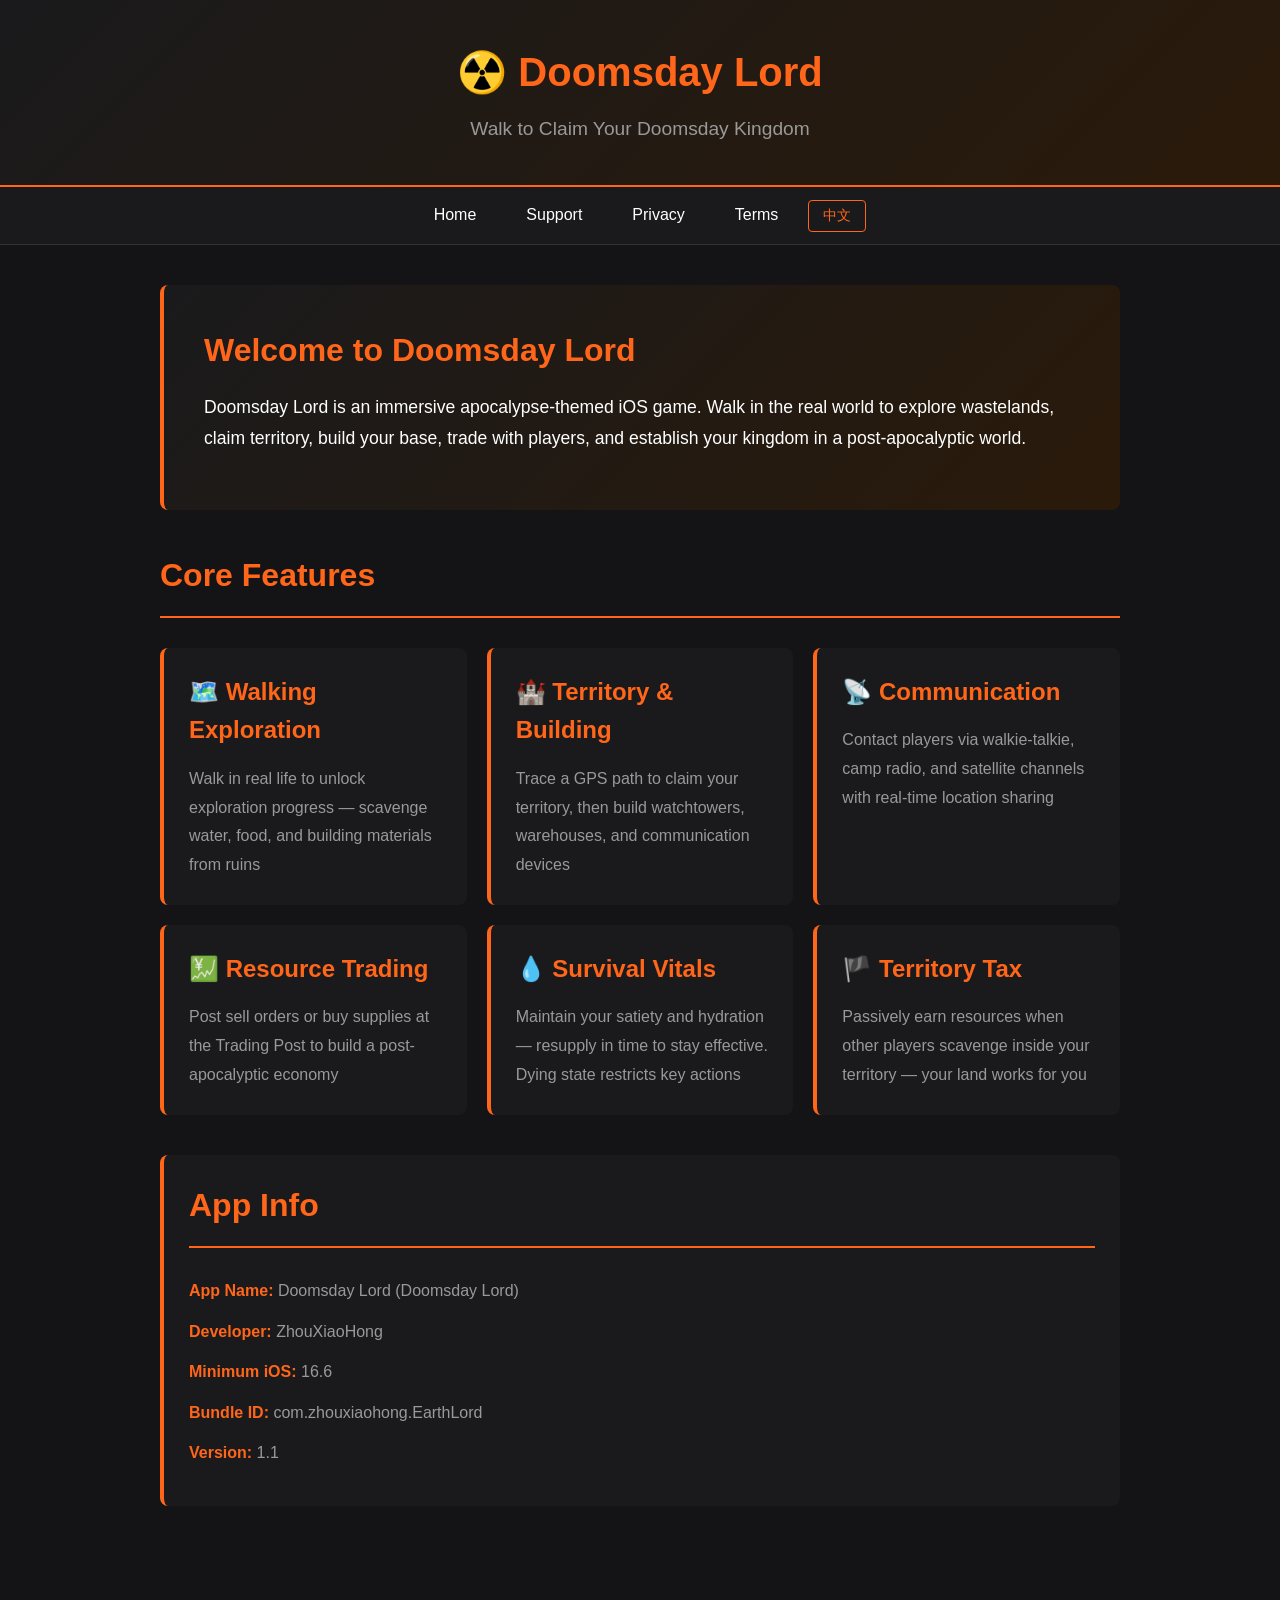
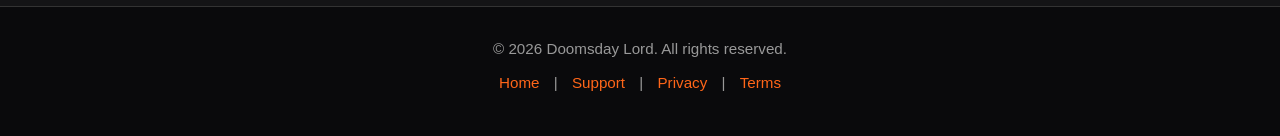
<file: index.html>
<!DOCTYPE html>
<html lang="zh-Hans">
<head>
    <meta charset="UTF-8">
    <meta name="viewport" content="width=device-width, initial-scale=1.0">
    <title>末日之主 - Doomsday Lord</title>
    <link rel="stylesheet" href="styles.css">
    <script>
        (function() {
            var lang = localStorage.getItem('site-lang');
            if (!lang) {
                lang = (navigator.language || navigator.userLanguage || 'zh').startsWith('zh') ? 'zh' : 'en';
            }
            if (lang === 'en') document.documentElement.classList.add('show-en');
        })();
    </script>
</head>
<body>
    <header>
        <div class="container">
            <h1 class="lang-zh">☢️ 末日之主</h1><h1 class="lang-en">☢️ Doomsday Lord</h1>
            <p class="subtitle lang-zh">用脚步丈量你的末日王国</p>
            <p class="subtitle lang-en">Walk to Claim Your Doomsday Kingdom</p>
        </div>
    </header>

    <nav>
        <div class="container">
            <ul>
                <li><a href="index.html"><span class="lang-zh">首页</span><span class="lang-en">Home</span></a></li>
                <li><a href="support.html"><span class="lang-zh">技术支持</span><span class="lang-en">Support</span></a></li>
                <li><a href="privacy.html"><span class="lang-zh">隐私政策</span><span class="lang-en">Privacy</span></a></li>
                <li><a href="terms.html"><span class="lang-zh">用户协议</span><span class="lang-en">Terms</span></a></li>
                <li class="lang-switch">
                    <button class="lang-toggle" onclick="toggleLang()">
                        <span class="lang-zh">English</span>
                        <span class="lang-en">中文</span>
                    </button>
                </li>
            </ul>
        </div>
    </nav>

    <main>
        <div class="container">

            <!-- Chinese -->
            <div class="lang-zh">
                <section class="hero">
                    <h2>欢迎使用末日之主</h2>
                    <p>末日之主是一款沉浸式末日主题 iOS 游戏。真实走路即可探索废土、圈地建造、与玩家交易通讯，在荒芜的末日世界中建立属于你的王国。</p>
                </section>

                <section class="features">
                    <h2>核心玩法</h2>
                    <div class="feature-grid">
                        <div class="feature-card">
                            <h3>🗺️ 步行探索</h3>
                            <p>真实步行解锁探索进度，在废墟中搜刮水源、食物、建造材料</p>
                        </div>
                        <div class="feature-card">
                            <h3>🏰 圈地建造</h3>
                            <p>用GPS路径圈定你的领地，建造哨塔、仓库、通讯设备，经营末日王国</p>
                        </div>
                        <div class="feature-card">
                            <h3>📡 通讯系统</h3>
                            <p>通过对讲机、营地广播、卫星频道与玩家联络，位置信息实时共享</p>
                        </div>
                        <div class="feature-card">
                            <h3>💹 资源交易</h3>
                            <p>在交易中心挂单出售或购买物资，构建末日经济生态</p>
                        </div>
                        <div class="feature-card">
                            <h3>💧 生存体征</h3>
                            <p>维持饱食度与水分，及时补给以保持战斗力。濒死状态将限制部分行动</p>
                        </div>
                        <div class="feature-card">
                            <h3>🏴 领地税收</h3>
                            <p>其他玩家进入你的领地搜刮时自动扣税，被动积累资源</p>
                        </div>
                    </div>
                </section>

                <section class="info">
                    <h2>应用信息</h2>
                    <ul>
                        <li><strong>应用名称：</strong>末日之主</li>
                        <li><strong>开发者：</strong>ZhouXiaoHong</li>
                        <li><strong>最低 iOS 版本：</strong>16.6</li>
                        <li><strong>Bundle ID：</strong>com.zhouxiaohong.EarthLord</li>
                        <li><strong>当前版本：</strong>1.1</li>
                    </ul>
                </section>
            </div>

            <!-- English -->
            <div class="lang-en">
                <section class="hero">
                    <h2>Welcome to Doomsday Lord</h2>
                    <p>Doomsday Lord is an immersive apocalypse-themed iOS game. Walk in the real world to explore wastelands, claim territory, build your base, trade with players, and establish your kingdom in a post-apocalyptic world.</p>
                </section>

                <section class="features">
                    <h2>Core Features</h2>
                    <div class="feature-grid">
                        <div class="feature-card">
                            <h3>🗺️ Walking Exploration</h3>
                            <p>Walk in real life to unlock exploration progress — scavenge water, food, and building materials from ruins</p>
                        </div>
                        <div class="feature-card">
                            <h3>🏰 Territory &amp; Building</h3>
                            <p>Trace a GPS path to claim your territory, then build watchtowers, warehouses, and communication devices</p>
                        </div>
                        <div class="feature-card">
                            <h3>📡 Communication</h3>
                            <p>Contact players via walkie-talkie, camp radio, and satellite channels with real-time location sharing</p>
                        </div>
                        <div class="feature-card">
                            <h3>💹 Resource Trading</h3>
                            <p>Post sell orders or buy supplies at the Trading Post to build a post-apocalyptic economy</p>
                        </div>
                        <div class="feature-card">
                            <h3>💧 Survival Vitals</h3>
                            <p>Maintain your satiety and hydration — resupply in time to stay effective. Dying state restricts key actions</p>
                        </div>
                        <div class="feature-card">
                            <h3>🏴 Territory Tax</h3>
                            <p>Passively earn resources when other players scavenge inside your territory — your land works for you</p>
                        </div>
                    </div>
                </section>

                <section class="info">
                    <h2>App Info</h2>
                    <ul>
                        <li><strong>App Name:</strong> Doomsday Lord (Doomsday Lord)</li>
                        <li><strong>Developer:</strong> ZhouXiaoHong</li>
                        <li><strong>Minimum iOS:</strong> 16.6</li>
                        <li><strong>Bundle ID:</strong> com.zhouxiaohong.EarthLord</li>
                        <li><strong>Version:</strong> 1.1</li>
                    </ul>
                </section>
            </div>

        </div>
    </main>

    <footer>
        <div class="container">
            <p class="lang-zh">&copy; 2026 末日之主. 版权所有。</p>
            <p class="lang-en">&copy; 2026 Doomsday Lord. All rights reserved.</p>
            <p>
                <a href="index.html"><span class="lang-zh">首页</span><span class="lang-en">Home</span></a> |
                <a href="support.html"><span class="lang-zh">技术支持</span><span class="lang-en">Support</span></a> |
                <a href="privacy.html"><span class="lang-zh">隐私政策</span><span class="lang-en">Privacy</span></a> |
                <a href="terms.html"><span class="lang-zh">用户协议</span><span class="lang-en">Terms</span></a>
            </p>
        </div>
    </footer>

    <script>
        function toggleLang() {
            var html = document.documentElement;
            var isEn = html.classList.contains('show-en');
            if (isEn) {
                html.classList.remove('show-en');
                localStorage.setItem('site-lang', 'zh');
            } else {
                html.classList.add('show-en');
                localStorage.setItem('site-lang', 'en');
            }
        }
    </script>
</body>
</html>
</file>
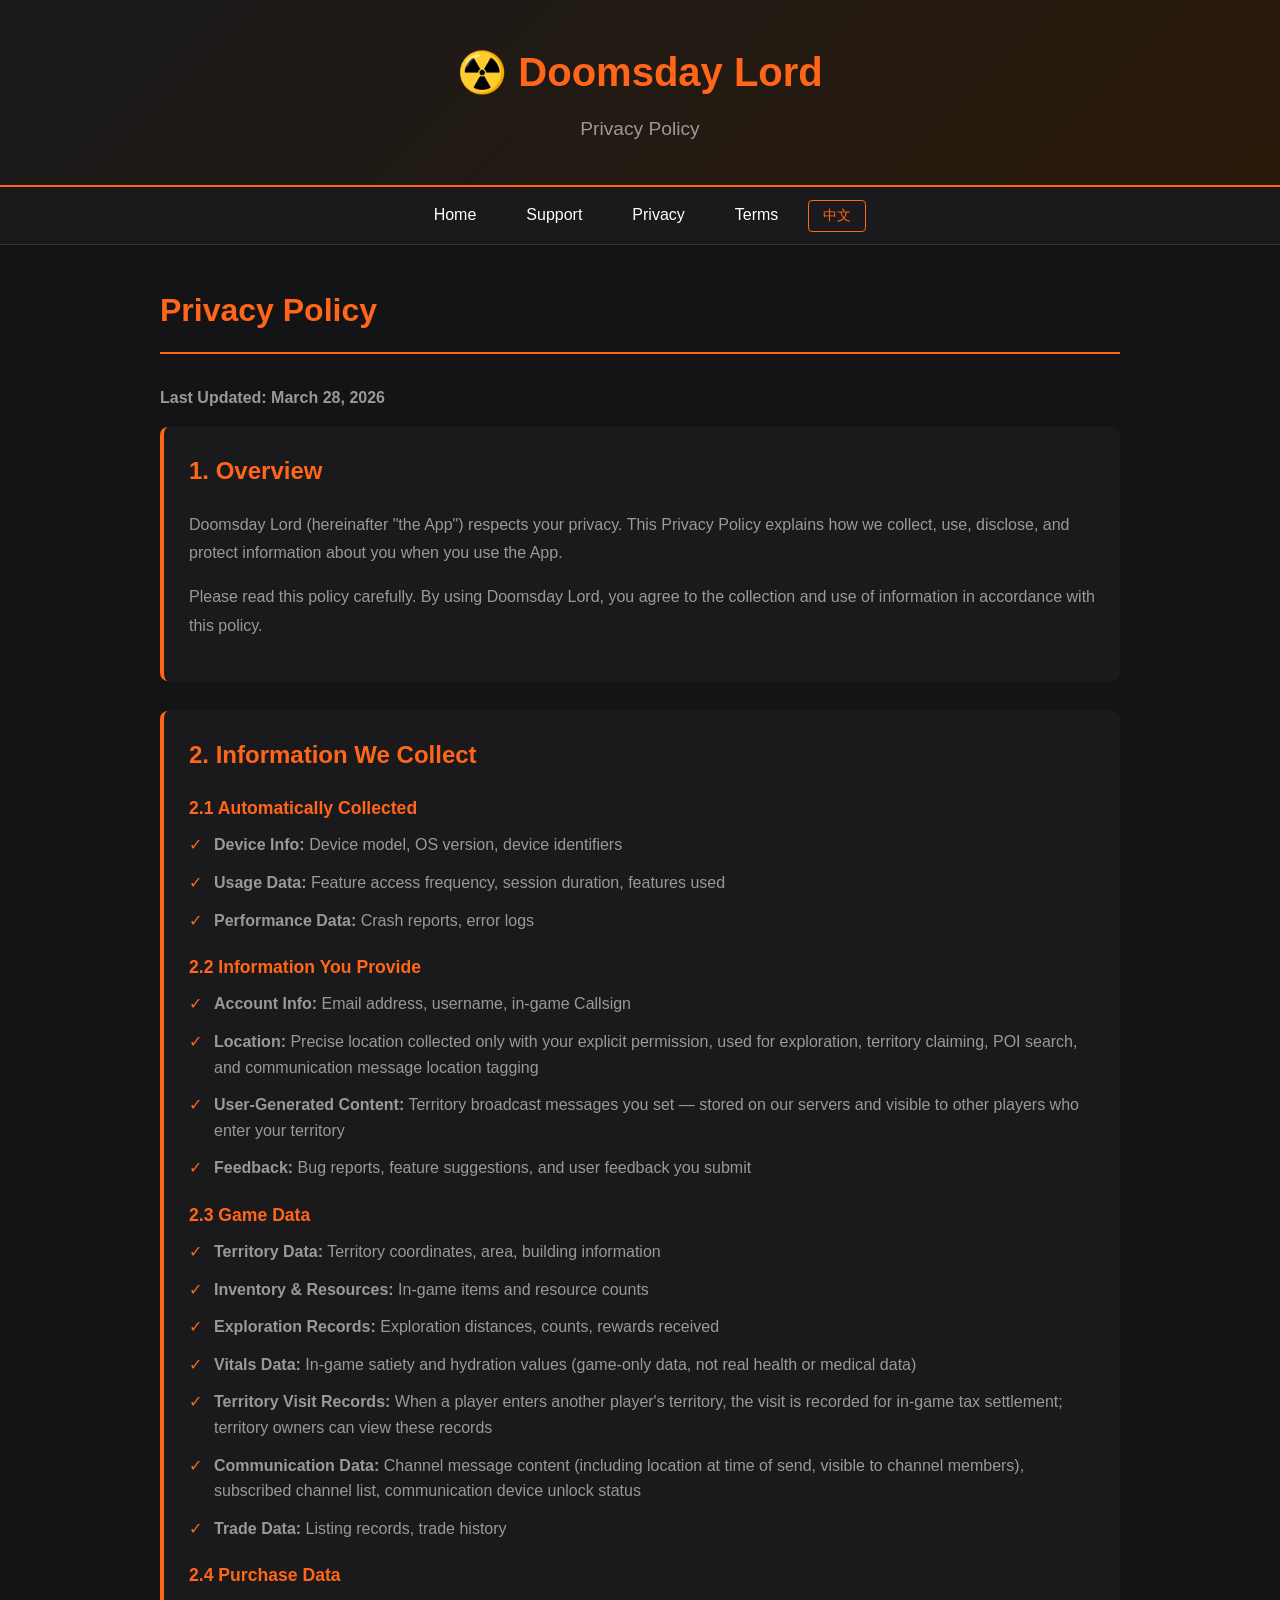
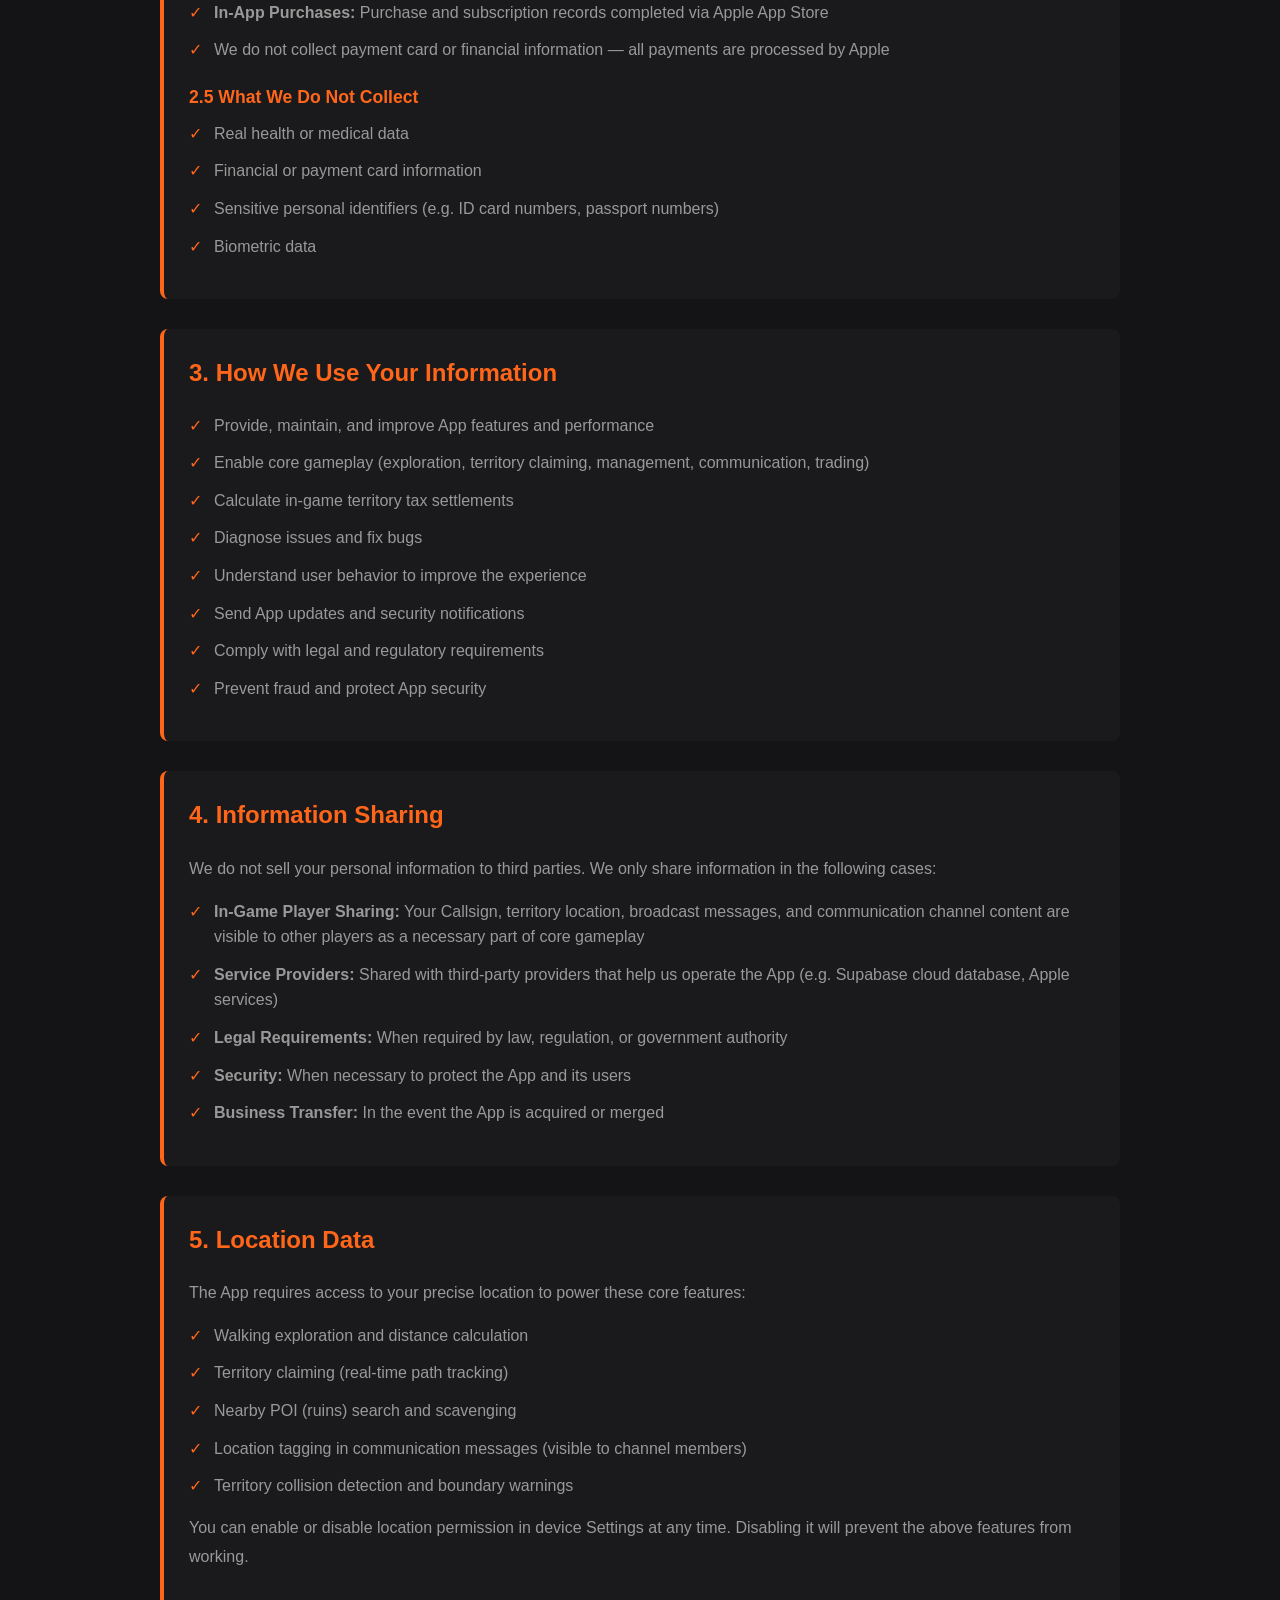
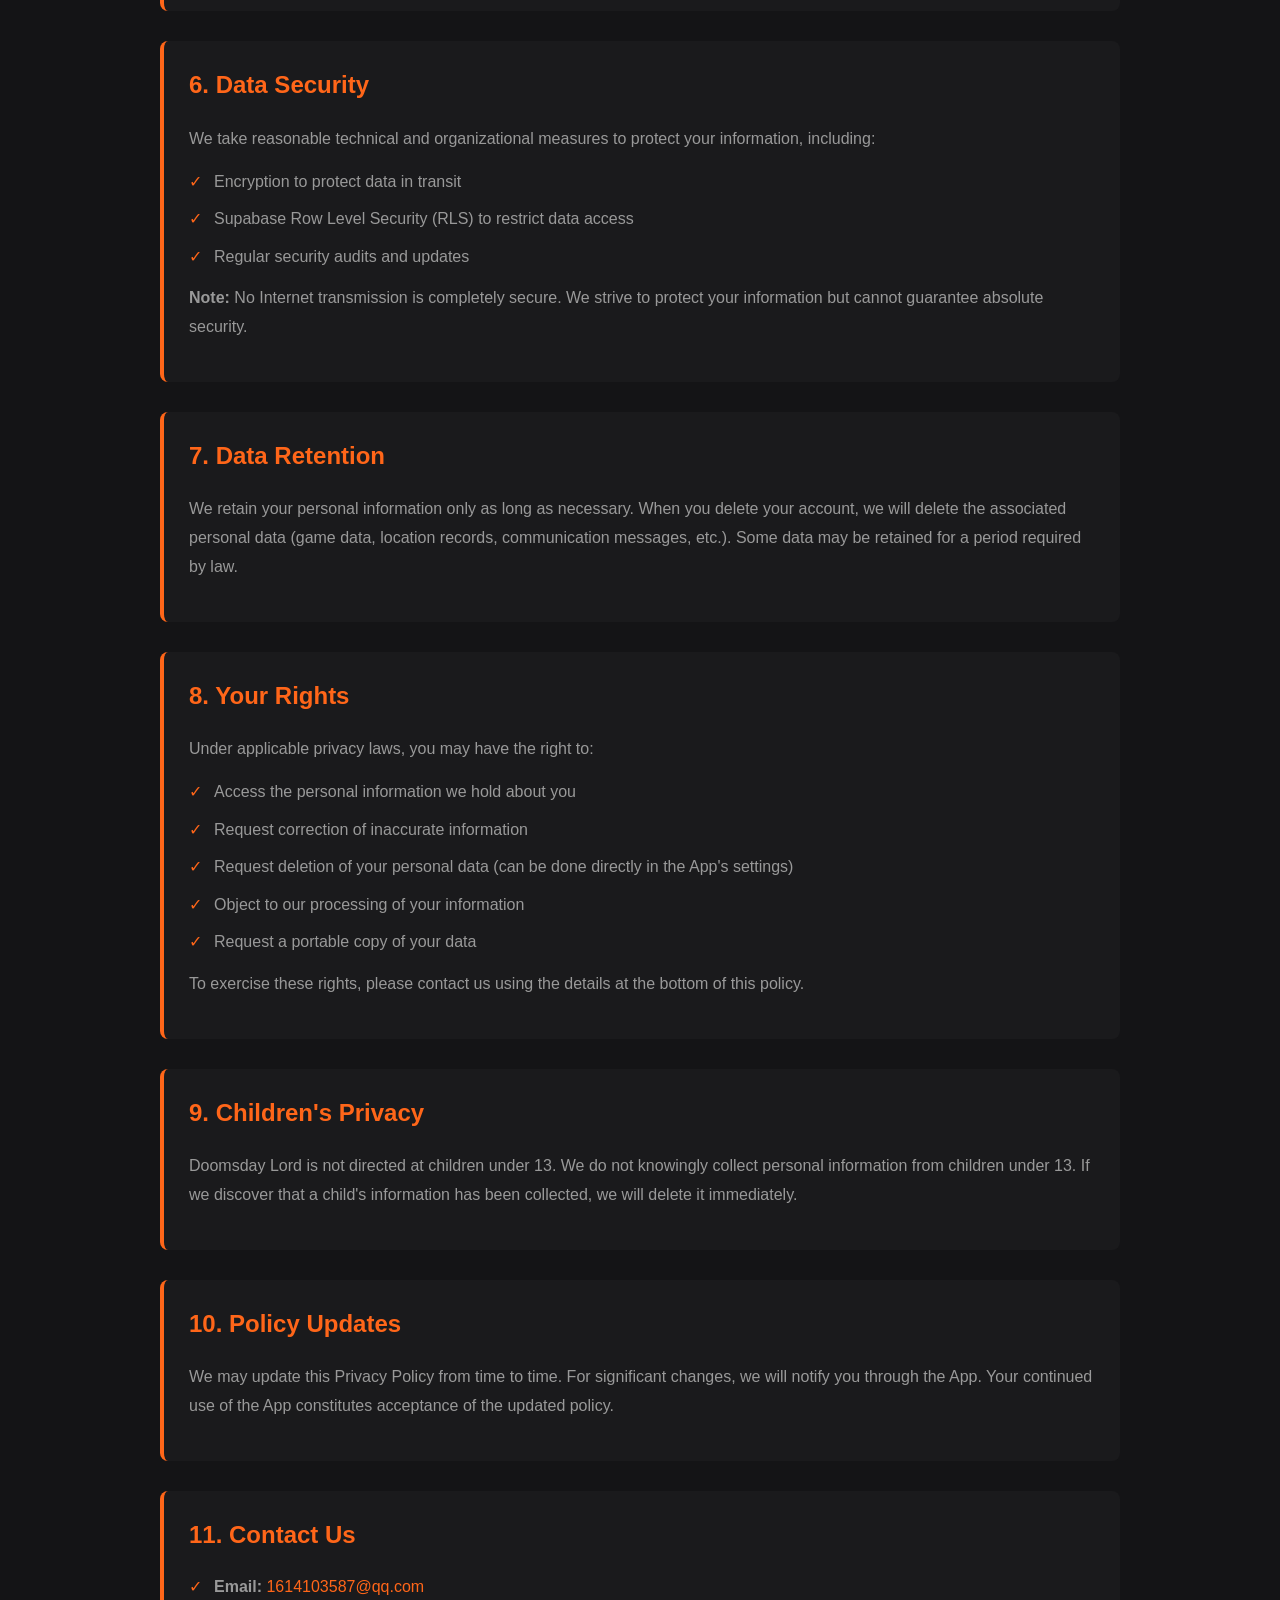
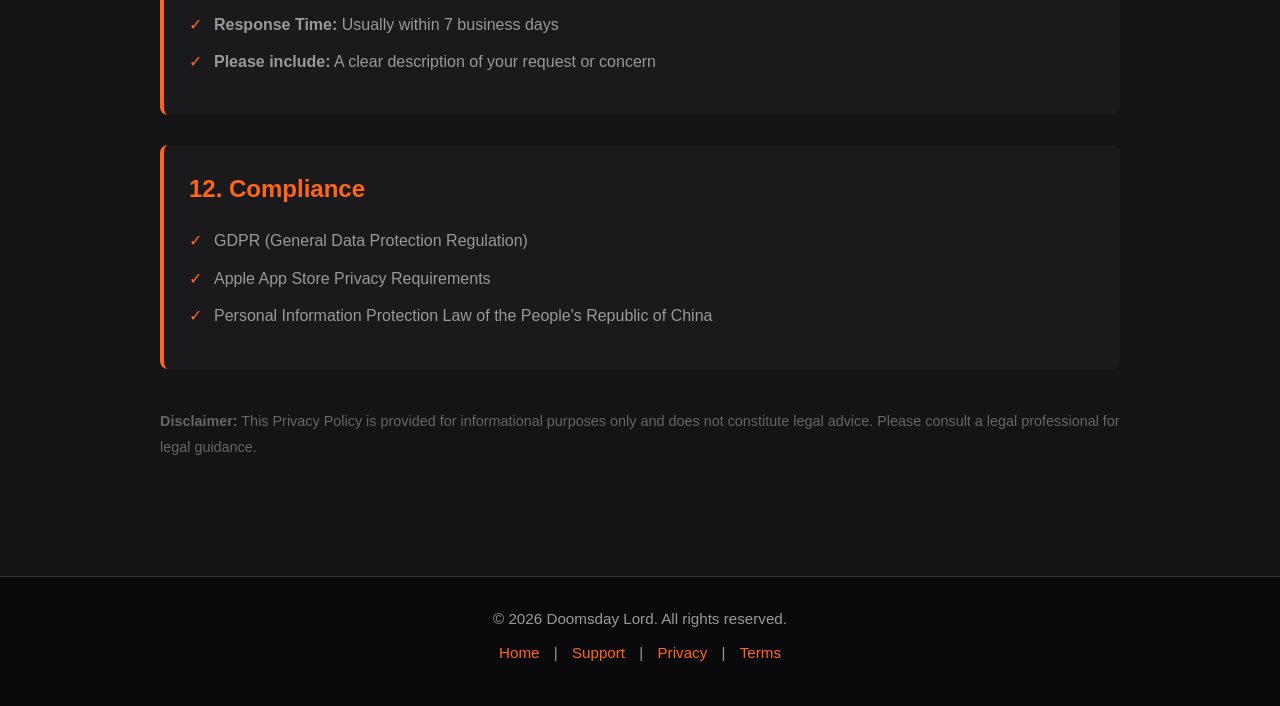
<file: privacy.html>
<!DOCTYPE html>
<html lang="zh-Hans">
<head>
    <meta charset="UTF-8">
    <meta name="viewport" content="width=device-width, initial-scale=1.0">
    <title>隐私政策 / Privacy Policy - 末日之主</title>
    <link rel="stylesheet" href="styles.css">
    <script>
        (function() {
            var lang = localStorage.getItem('site-lang');
            if (!lang) {
                lang = (navigator.language || navigator.userLanguage || 'zh').startsWith('zh') ? 'zh' : 'en';
            }
            if (lang === 'en') document.documentElement.classList.add('show-en');
        })();
    </script>
</head>
<body>
    <header>
        <div class="container">
            <h1 class="lang-zh">☢️ 末日之主</h1><h1 class="lang-en">☢️ Doomsday Lord</h1>
            <p class="subtitle lang-zh">隐私政策</p>
            <p class="subtitle lang-en">Privacy Policy</p>
        </div>
    </header>

    <nav>
        <div class="container">
            <ul>
                <li><a href="index.html"><span class="lang-zh">首页</span><span class="lang-en">Home</span></a></li>
                <li><a href="support.html"><span class="lang-zh">技术支持</span><span class="lang-en">Support</span></a></li>
                <li><a href="privacy.html"><span class="lang-zh">隐私政策</span><span class="lang-en">Privacy</span></a></li>
                <li><a href="terms.html"><span class="lang-zh">用户协议</span><span class="lang-en">Terms</span></a></li>
                <li class="lang-switch">
                    <button class="lang-toggle" onclick="toggleLang()">
                        <span class="lang-zh">English</span>
                        <span class="lang-en">中文</span>
                    </button>
                </li>
            </ul>
        </div>
    </nav>

    <main>
        <div class="container">

            <!-- Chinese -->
            <div class="lang-zh">
                <h2>隐私政策</h2>
                <p><strong>最后更新日期：2026年3月28日</strong></p>

                <section class="privacy-section">
                    <h3>1. 政策概述</h3>
                    <p>末日之主（以下简称"应用"）尊重您的隐私。本隐私政策解释我们如何收集、使用、披露和保护您在使用本应用时的信息。</p>
                    <p>请仔细阅读本隐私政策。通过使用末日之主，您同意我们按照本政策收集和使用您的信息。</p>
                </section>

                <section class="privacy-section">
                    <h3>2. 我们收集的信息</h3>

                    <h4>2.1 自动收集的信息</h4>
                    <ul>
                        <li><strong>设备信息：</strong>设备型号、操作系统版本、设备标识符</li>
                        <li><strong>应用使用数据：</strong>您使用应用的频率、使用时长、访问的功能</li>
                        <li><strong>性能数据：</strong>应用崩溃报告、错误日志</li>
                    </ul>

                    <h4>2.2 您主动提供的信息</h4>
                    <ul>
                        <li><strong>账号信息：</strong>邮箱地址、用户名、游戏内呼号（Callsign）</li>
                        <li><strong>位置信息：</strong>仅当您明确授权时收集精确位置，用于探索、圈地、POI 搜索及通讯消息定位功能</li>
                        <li><strong>用户生成内容：</strong>您设置的领地广播消息，该内容会存储于服务器并对进入您领地的其他玩家可见</li>
                        <li><strong>反馈信息：</strong>您提供的错误报告、功能建议、用户反馈</li>
                    </ul>

                    <h4>2.3 游戏数据</h4>
                    <ul>
                        <li><strong>领地数据：</strong>领地坐标、面积、建筑信息</li>
                        <li><strong>背包与资源：</strong>游戏内物品、资源数量</li>
                        <li><strong>探索记录：</strong>探索距离、次数、获得奖励</li>
                        <li><strong>体征数据：</strong>游戏内饱食度与水分数值（仅为游戏功能数据，非真实健康医疗数据）</li>
                        <li><strong>领地访问记录：</strong>当玩家进入他人领地时，系统记录访问行为用于游戏内税收结算，领地主可查看相关记录</li>
                        <li><strong>通讯数据：</strong>频道消息内容（含发送时位置信息，频道成员可见）、订阅频道列表、通讯设备解锁状态</li>
                        <li><strong>交易数据：</strong>挂单记录、交易历史</li>
                    </ul>

                    <h4>2.4 购买数据</h4>
                    <ul>
                        <li><strong>内购记录：</strong>通过 Apple App Store 完成的内购及订阅记录</li>
                        <li>我们不收集您的支付卡或财务信息，所有支付均通过 Apple 处理</li>
                    </ul>

                    <h4>2.5 我们不收集的信息</h4>
                    <ul>
                        <li>真实健康或医疗数据</li>
                        <li>财务或支付卡信息</li>
                        <li>敏感个人身份信息（如身份证号、护照号等）</li>
                        <li>生物识别数据</li>
                    </ul>
                </section>

                <section class="privacy-section">
                    <h3>3. 信息使用目的</h3>
                    <ul>
                        <li>提供、维护和改进应用功能和性能</li>
                        <li>实现游戏核心玩法（探索、圈地、领地管理、通讯、交易）</li>
                        <li>计算游戏内领地税收结算</li>
                        <li>诊断应用问题并修复错误</li>
                        <li>了解用户行为以优化用户体验</li>
                        <li>发送应用更新和安全通知</li>
                        <li>遵守法律和法规要求</li>
                        <li>防止欺诈和保护应用安全</li>
                    </ul>
                </section>

                <section class="privacy-section">
                    <h3>4. 信息共享</h3>
                    <p>我们不会将您的个人信息出售给第三方。我们仅在以下情况下共享信息：</p>
                    <ul>
                        <li><strong>游戏内玩家间共享：</strong>您的呼号、领地位置、广播消息、通讯频道内容等会对其他游戏玩家可见，这是游戏核心功能的必要组成</li>
                        <li><strong>服务提供商：</strong>与帮助我们运营应用的第三方服务提供商共享（如 Supabase 云数据库、Apple 相关服务）</li>
                        <li><strong>法律要求：</strong>当法律、法规或政府部门要求时</li>
                        <li><strong>安全保护：</strong>为保护应用和用户安全而必要的情况</li>
                        <li><strong>应用转让：</strong>在应用被收购或合并的情况下</li>
                    </ul>
                </section>

                <section class="privacy-section">
                    <h3>5. 位置信息</h3>
                    <p>应用需要访问您的精确位置以实现以下核心功能：</p>
                    <ul>
                        <li>步行探索与距离计算</li>
                        <li>圈地（实时路径追踪）</li>
                        <li>附近 POI（废墟）搜索与搜刮</li>
                        <li>通讯消息附带位置信息（对频道成员可见）</li>
                        <li>领地碰撞检测与边界警告</li>
                    </ul>
                    <p>您可以在设备设置中随时允许或禁用位置权限，禁用后上述功能将无法正常使用。</p>
                </section>

                <section class="privacy-section">
                    <h3>6. 数据安全</h3>
                    <p>我们采取合理的技术和组织措施保护您的信息，包括：</p>
                    <ul>
                        <li>使用加密技术保护传输中的数据</li>
                        <li>通过 Supabase 行级安全策略（RLS）限制数据访问权限</li>
                        <li>定期安全审计和更新</li>
                    </ul>
                    <p><strong>注意：</strong>互联网传输中不存在完全的安全保证。我们努力保护您的信息，但无法完全保证其安全性。</p>
                </section>

                <section class="privacy-section">
                    <h3>7. 数据保留</h3>
                    <p>我们仅在必要的时间内保留您的个人信息。当您删除账号时，我们将删除与您账号关联的个人数据（游戏数据、位置记录、通讯消息等）。部分数据可能因法律要求保留一定期限。</p>
                </section>

                <section class="privacy-section">
                    <h3>8. 您的权利</h3>
                    <p>根据适用的隐私法律，您可能有权：</p>
                    <ul>
                        <li>访问我们持有的关于您的个人信息</li>
                        <li>要求更正不准确的信息</li>
                        <li>要求删除您的个人信息（可在应用内设置页直接操作）</li>
                        <li>反对我们处理您的信息</li>
                        <li>请求获得您的数据副本（可携带格式）</li>
                    </ul>
                    <p>如需行使这些权利，请通过本政策底部的联系方式与我们联系。</p>
                </section>

                <section class="privacy-section">
                    <h3>9. 儿童隐私</h3>
                    <p>末日之主不针对 13 岁以下的儿童。我们不会有意收集 13 岁以下儿童的个人信息。如果我们发现收集了儿童的信息，我们将立即删除。</p>
                </section>

                <section class="privacy-section">
                    <h3>10. 政策更新</h3>
                    <p>我们可能不时更新本隐私政策。重大变更时，我们将通过应用通知您。您继续使用应用即表示您接受更新的隐私政策。</p>
                </section>

                <section class="privacy-section">
                    <h3>11. 联系我们</h3>
                    <ul>
                        <li><strong>邮箱：</strong><a href="mailto:1614103587@qq.com">1614103587@qq.com</a></li>
                        <li><strong>回复时间：</strong>通常在 7 个工作日内回复</li>
                        <li><strong>请求内容：</strong>请在邮件中清楚说明您的请求或疑虑</li>
                    </ul>
                </section>

                <section class="privacy-section">
                    <h3>12. 合规性</h3>
                    <ul>
                        <li>GDPR（欧洲通用数据保护条例）</li>
                        <li>Apple App Store 隐私政策要求</li>
                        <li>中华人民共和国个人信息保护法</li>
                    </ul>
                </section>

                <p style="margin-top: 40px; font-size: 0.9em; color: #666;">
                    <strong>免责声明：</strong>本隐私政策仅供参考，不构成法律建议。如需法律咨询，请咨询您的法律顾问。
                </p>
            </div>

            <!-- English -->
            <div class="lang-en">
                <h2>Privacy Policy</h2>
                <p><strong>Last Updated: March 28, 2026</strong></p>

                <section class="privacy-section">
                    <h3>1. Overview</h3>
                    <p>Doomsday Lord (hereinafter "the App") respects your privacy. This Privacy Policy explains how we collect, use, disclose, and protect information about you when you use the App.</p>
                    <p>Please read this policy carefully. By using Doomsday Lord, you agree to the collection and use of information in accordance with this policy.</p>
                </section>

                <section class="privacy-section">
                    <h3>2. Information We Collect</h3>

                    <h4>2.1 Automatically Collected</h4>
                    <ul>
                        <li><strong>Device Info:</strong> Device model, OS version, device identifiers</li>
                        <li><strong>Usage Data:</strong> Feature access frequency, session duration, features used</li>
                        <li><strong>Performance Data:</strong> Crash reports, error logs</li>
                    </ul>

                    <h4>2.2 Information You Provide</h4>
                    <ul>
                        <li><strong>Account Info:</strong> Email address, username, in-game Callsign</li>
                        <li><strong>Location:</strong> Precise location collected only with your explicit permission, used for exploration, territory claiming, POI search, and communication message location tagging</li>
                        <li><strong>User-Generated Content:</strong> Territory broadcast messages you set — stored on our servers and visible to other players who enter your territory</li>
                        <li><strong>Feedback:</strong> Bug reports, feature suggestions, and user feedback you submit</li>
                    </ul>

                    <h4>2.3 Game Data</h4>
                    <ul>
                        <li><strong>Territory Data:</strong> Territory coordinates, area, building information</li>
                        <li><strong>Inventory &amp; Resources:</strong> In-game items and resource counts</li>
                        <li><strong>Exploration Records:</strong> Exploration distances, counts, rewards received</li>
                        <li><strong>Vitals Data:</strong> In-game satiety and hydration values (game-only data, not real health or medical data)</li>
                        <li><strong>Territory Visit Records:</strong> When a player enters another player's territory, the visit is recorded for in-game tax settlement; territory owners can view these records</li>
                        <li><strong>Communication Data:</strong> Channel message content (including location at time of send, visible to channel members), subscribed channel list, communication device unlock status</li>
                        <li><strong>Trade Data:</strong> Listing records, trade history</li>
                    </ul>

                    <h4>2.4 Purchase Data</h4>
                    <ul>
                        <li><strong>In-App Purchases:</strong> Purchase and subscription records completed via Apple App Store</li>
                        <li>We do not collect payment card or financial information — all payments are processed by Apple</li>
                    </ul>

                    <h4>2.5 What We Do Not Collect</h4>
                    <ul>
                        <li>Real health or medical data</li>
                        <li>Financial or payment card information</li>
                        <li>Sensitive personal identifiers (e.g. ID card numbers, passport numbers)</li>
                        <li>Biometric data</li>
                    </ul>
                </section>

                <section class="privacy-section">
                    <h3>3. How We Use Your Information</h3>
                    <ul>
                        <li>Provide, maintain, and improve App features and performance</li>
                        <li>Enable core gameplay (exploration, territory claiming, management, communication, trading)</li>
                        <li>Calculate in-game territory tax settlements</li>
                        <li>Diagnose issues and fix bugs</li>
                        <li>Understand user behavior to improve the experience</li>
                        <li>Send App updates and security notifications</li>
                        <li>Comply with legal and regulatory requirements</li>
                        <li>Prevent fraud and protect App security</li>
                    </ul>
                </section>

                <section class="privacy-section">
                    <h3>4. Information Sharing</h3>
                    <p>We do not sell your personal information to third parties. We only share information in the following cases:</p>
                    <ul>
                        <li><strong>In-Game Player Sharing:</strong> Your Callsign, territory location, broadcast messages, and communication channel content are visible to other players as a necessary part of core gameplay</li>
                        <li><strong>Service Providers:</strong> Shared with third-party providers that help us operate the App (e.g. Supabase cloud database, Apple services)</li>
                        <li><strong>Legal Requirements:</strong> When required by law, regulation, or government authority</li>
                        <li><strong>Security:</strong> When necessary to protect the App and its users</li>
                        <li><strong>Business Transfer:</strong> In the event the App is acquired or merged</li>
                    </ul>
                </section>

                <section class="privacy-section">
                    <h3>5. Location Data</h3>
                    <p>The App requires access to your precise location to power these core features:</p>
                    <ul>
                        <li>Walking exploration and distance calculation</li>
                        <li>Territory claiming (real-time path tracking)</li>
                        <li>Nearby POI (ruins) search and scavenging</li>
                        <li>Location tagging in communication messages (visible to channel members)</li>
                        <li>Territory collision detection and boundary warnings</li>
                    </ul>
                    <p>You can enable or disable location permission in device Settings at any time. Disabling it will prevent the above features from working.</p>
                </section>

                <section class="privacy-section">
                    <h3>6. Data Security</h3>
                    <p>We take reasonable technical and organizational measures to protect your information, including:</p>
                    <ul>
                        <li>Encryption to protect data in transit</li>
                        <li>Supabase Row Level Security (RLS) to restrict data access</li>
                        <li>Regular security audits and updates</li>
                    </ul>
                    <p><strong>Note:</strong> No Internet transmission is completely secure. We strive to protect your information but cannot guarantee absolute security.</p>
                </section>

                <section class="privacy-section">
                    <h3>7. Data Retention</h3>
                    <p>We retain your personal information only as long as necessary. When you delete your account, we will delete the associated personal data (game data, location records, communication messages, etc.). Some data may be retained for a period required by law.</p>
                </section>

                <section class="privacy-section">
                    <h3>8. Your Rights</h3>
                    <p>Under applicable privacy laws, you may have the right to:</p>
                    <ul>
                        <li>Access the personal information we hold about you</li>
                        <li>Request correction of inaccurate information</li>
                        <li>Request deletion of your personal data (can be done directly in the App's settings)</li>
                        <li>Object to our processing of your information</li>
                        <li>Request a portable copy of your data</li>
                    </ul>
                    <p>To exercise these rights, please contact us using the details at the bottom of this policy.</p>
                </section>

                <section class="privacy-section">
                    <h3>9. Children's Privacy</h3>
                    <p>Doomsday Lord is not directed at children under 13. We do not knowingly collect personal information from children under 13. If we discover that a child's information has been collected, we will delete it immediately.</p>
                </section>

                <section class="privacy-section">
                    <h3>10. Policy Updates</h3>
                    <p>We may update this Privacy Policy from time to time. For significant changes, we will notify you through the App. Your continued use of the App constitutes acceptance of the updated policy.</p>
                </section>

                <section class="privacy-section">
                    <h3>11. Contact Us</h3>
                    <ul>
                        <li><strong>Email:</strong> <a href="mailto:1614103587@qq.com">1614103587@qq.com</a></li>
                        <li><strong>Response Time:</strong> Usually within 7 business days</li>
                        <li><strong>Please include:</strong> A clear description of your request or concern</li>
                    </ul>
                </section>

                <section class="privacy-section">
                    <h3>12. Compliance</h3>
                    <ul>
                        <li>GDPR (General Data Protection Regulation)</li>
                        <li>Apple App Store Privacy Requirements</li>
                        <li>Personal Information Protection Law of the People's Republic of China</li>
                    </ul>
                </section>

                <p style="margin-top: 40px; font-size: 0.9em; color: #666;">
                    <strong>Disclaimer:</strong> This Privacy Policy is provided for informational purposes only and does not constitute legal advice. Please consult a legal professional for legal guidance.
                </p>
            </div>

        </div>
    </main>

    <footer>
        <div class="container">
            <p class="lang-zh">&copy; 2026 末日之主. 版权所有。</p>
            <p class="lang-en">&copy; 2026 Doomsday Lord. All rights reserved.</p>
            <p>
                <a href="index.html"><span class="lang-zh">首页</span><span class="lang-en">Home</span></a> |
                <a href="support.html"><span class="lang-zh">技术支持</span><span class="lang-en">Support</span></a> |
                <a href="privacy.html"><span class="lang-zh">隐私政策</span><span class="lang-en">Privacy</span></a> |
                <a href="terms.html"><span class="lang-zh">用户协议</span><span class="lang-en">Terms</span></a>
            </p>
        </div>
    </footer>

    <script>
        function toggleLang() {
            var html = document.documentElement;
            var isEn = html.classList.contains('show-en');
            if (isEn) {
                html.classList.remove('show-en');
                localStorage.setItem('site-lang', 'zh');
            } else {
                html.classList.add('show-en');
                localStorage.setItem('site-lang', 'en');
            }
        }
    </script>
</body>
</html>
</file>
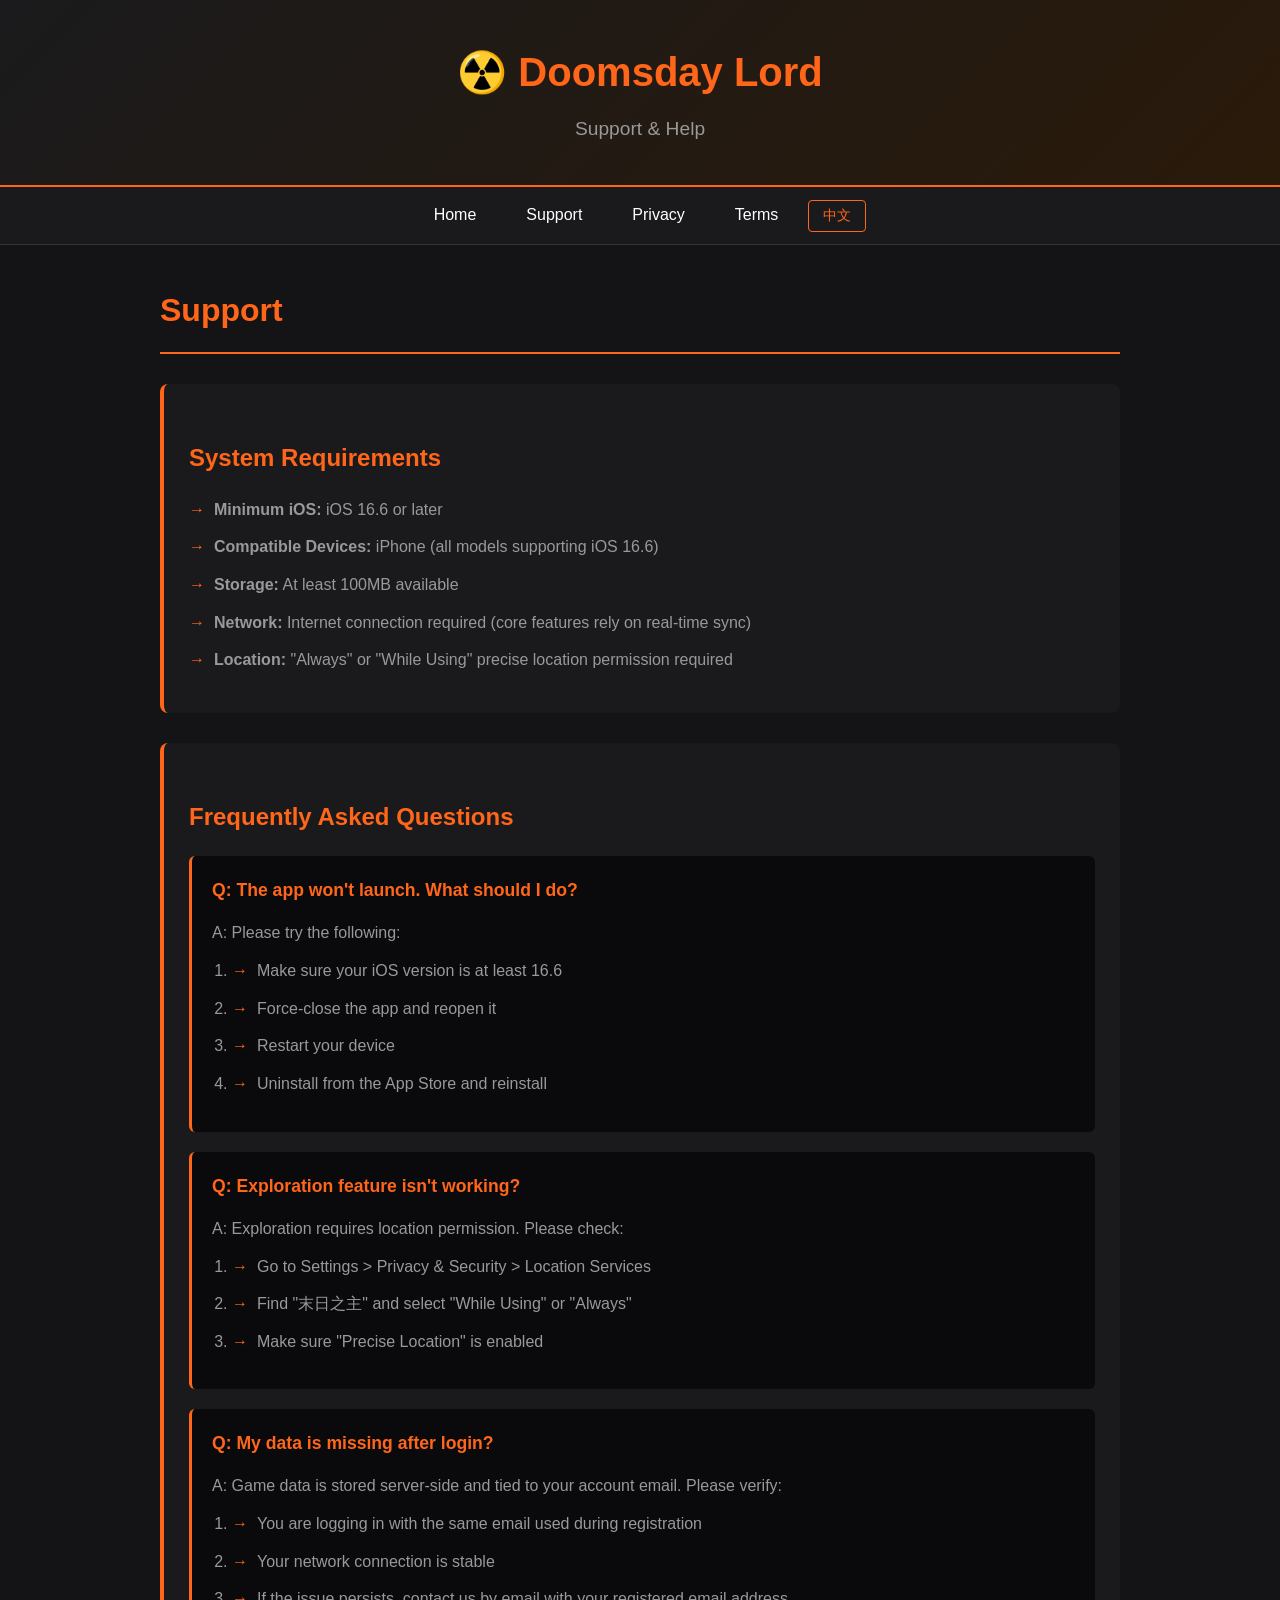
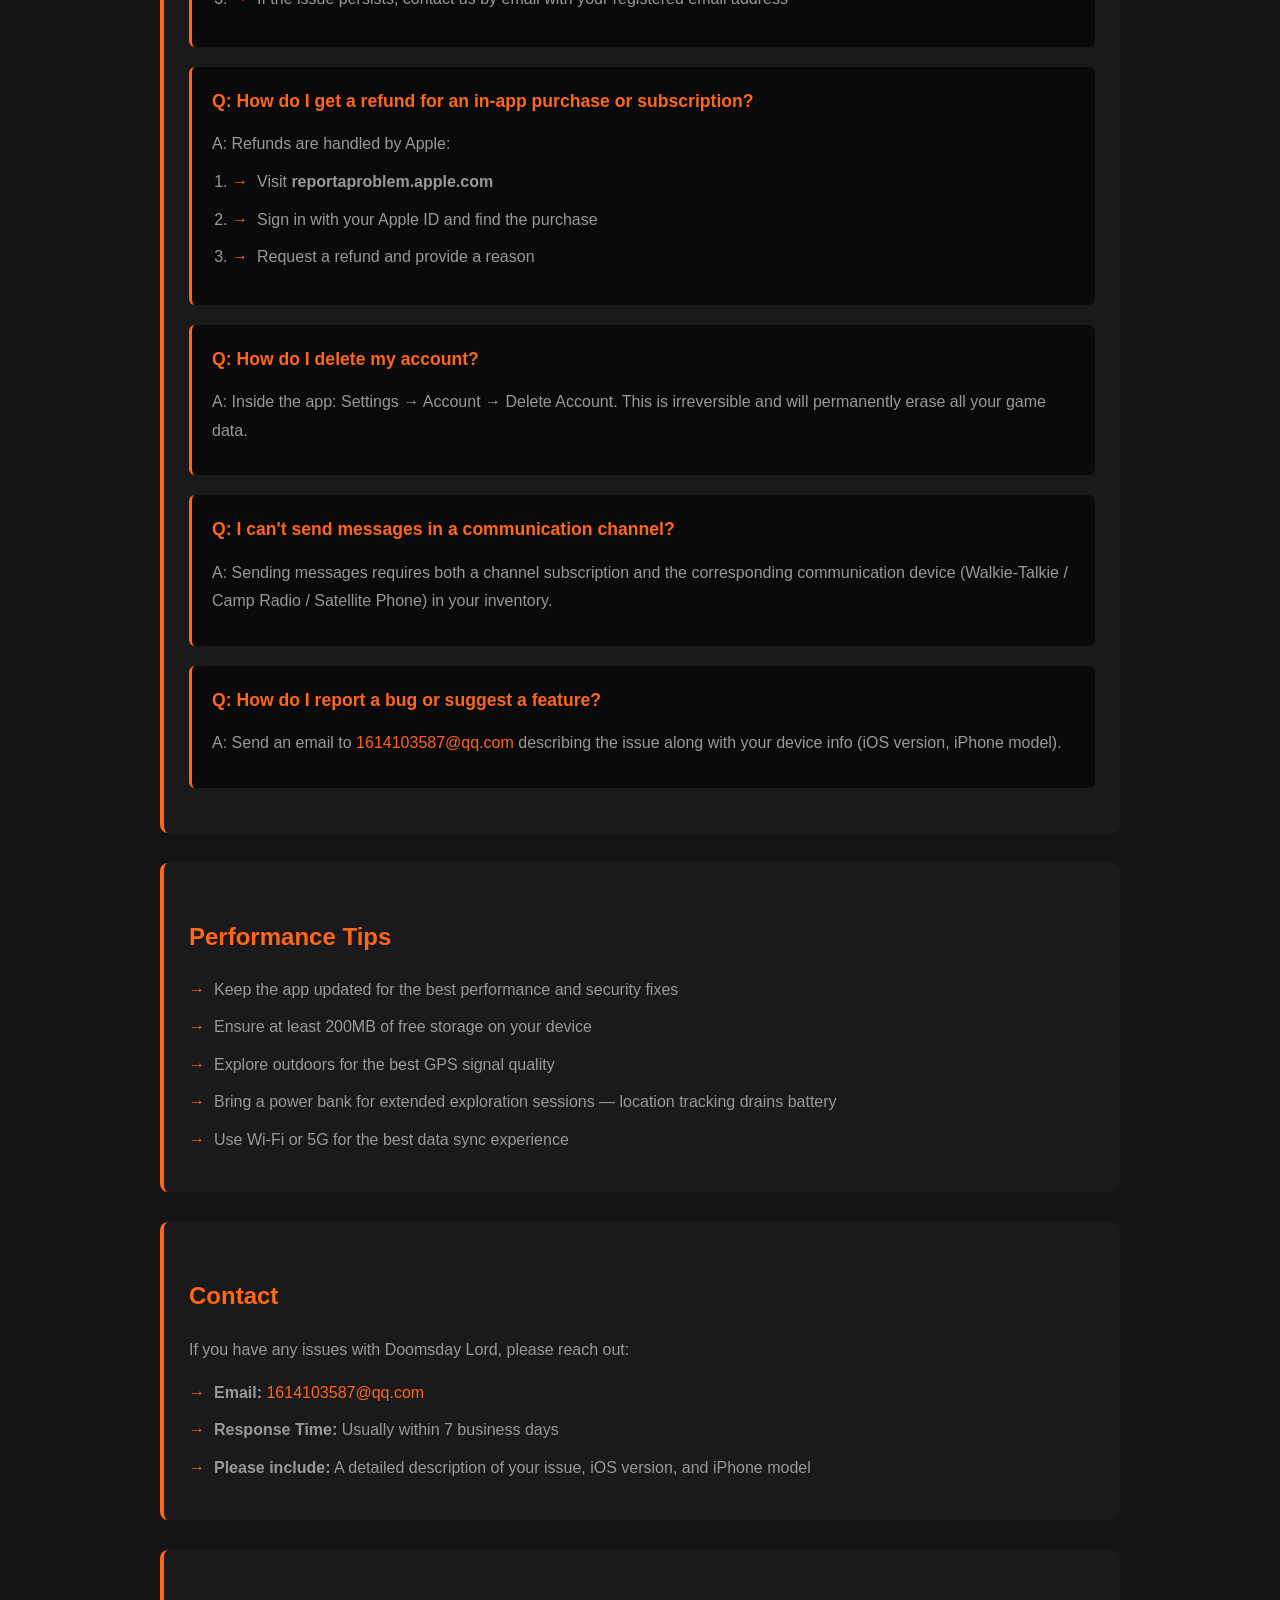
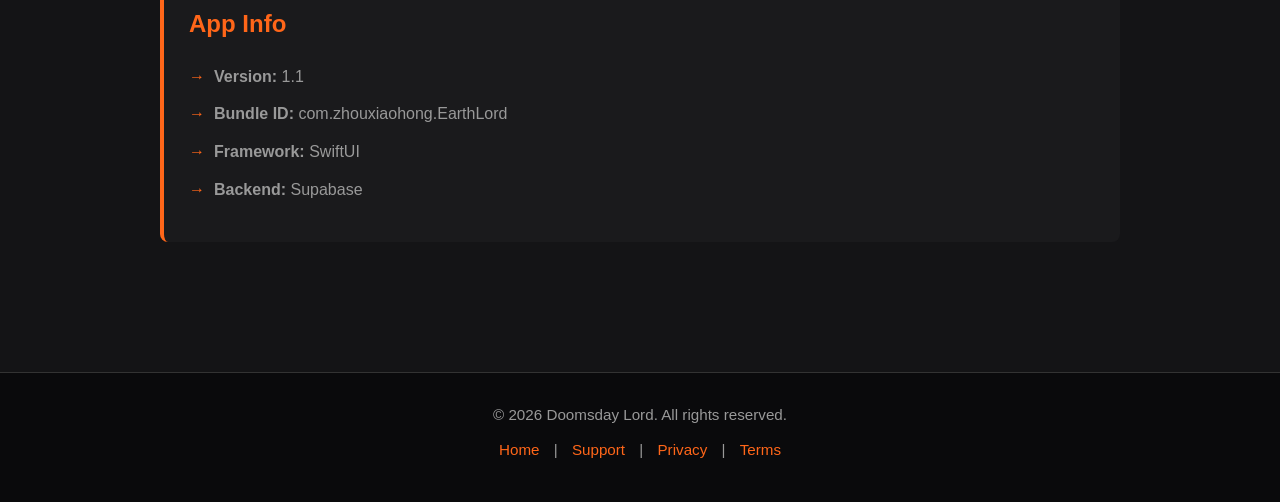
<file: support.html>
<!DOCTYPE html>
<html lang="zh-Hans">
<head>
    <meta charset="UTF-8">
    <meta name="viewport" content="width=device-width, initial-scale=1.0">
    <title>技术支持 / Support - 末日之主</title>
    <link rel="stylesheet" href="styles.css">
    <script>
        (function() {
            var lang = localStorage.getItem('site-lang');
            if (!lang) {
                lang = (navigator.language || navigator.userLanguage || 'zh').startsWith('zh') ? 'zh' : 'en';
            }
            if (lang === 'en') document.documentElement.classList.add('show-en');
        })();
    </script>
</head>
<body>
    <header>
        <div class="container">
            <h1 class="lang-zh">☢️ 末日之主</h1><h1 class="lang-en">☢️ Doomsday Lord</h1>
            <p class="subtitle lang-zh">技术支持与帮助</p>
            <p class="subtitle lang-en">Support &amp; Help</p>
        </div>
    </header>

    <nav>
        <div class="container">
            <ul>
                <li><a href="index.html"><span class="lang-zh">首页</span><span class="lang-en">Home</span></a></li>
                <li><a href="support.html"><span class="lang-zh">技术支持</span><span class="lang-en">Support</span></a></li>
                <li><a href="privacy.html"><span class="lang-zh">隐私政策</span><span class="lang-en">Privacy</span></a></li>
                <li><a href="terms.html"><span class="lang-zh">用户协议</span><span class="lang-en">Terms</span></a></li>
                <li class="lang-switch">
                    <button class="lang-toggle" onclick="toggleLang()">
                        <span class="lang-zh">English</span>
                        <span class="lang-en">中文</span>
                    </button>
                </li>
            </ul>
        </div>
    </nav>

    <main>
        <div class="container">

            <!-- Chinese -->
            <div class="lang-zh">
                <h2>技术支持</h2>

                <section class="support-section">
                    <h3>系统要求</h3>
                    <ul>
                        <li><strong>最低 iOS 版本：</strong>iOS 16.6 及以上</li>
                        <li><strong>兼容设备：</strong>iPhone（所有支持 iOS 16.6 的型号）</li>
                        <li><strong>存储空间：</strong>最少 100MB 可用空间</li>
                        <li><strong>网络连接：</strong>需要网络连接（核心功能依赖实时数据同步）</li>
                        <li><strong>定位权限：</strong>需要"始终允许"或"使用期间允许"精确位置权限</li>
                    </ul>
                </section>

                <section class="support-section">
                    <h3>常见问题 (FAQ)</h3>

                    <div class="faq-item">
                        <h4>Q: 应用无法启动怎么办？</h4>
                        <p>A: 请尝试以下步骤：</p>
                        <ol>
                            <li>确保您的 iOS 版本至少为 16.6</li>
                            <li>关闭应用后重新打开</li>
                            <li>重启您的设备</li>
                            <li>从 App Store 卸载后重新安装</li>
                        </ol>
                    </div>

                    <div class="faq-item">
                        <h4>Q: 探索功能无法使用？</h4>
                        <p>A: 探索功能需要位置权限。请检查：</p>
                        <ol>
                            <li>前往"设置" &gt; "隐私与安全性" &gt; "定位服务"</li>
                            <li>找到"末日之主"，选择"使用期间"或"始终"</li>
                            <li>确保已开启"精确位置"</li>
                        </ol>
                    </div>

                    <div class="faq-item">
                        <h4>Q: 登录后数据丢失怎么办？</h4>
                        <p>A: 游戏数据存储在服务器端，绑定您的账号邮箱。请确认：</p>
                        <ol>
                            <li>使用注册时的邮箱和密码登录</li>
                            <li>检查网络连接是否正常</li>
                            <li>如问题持续，请通过邮件联系我们，提供您的注册邮箱</li>
                        </ol>
                    </div>

                    <div class="faq-item">
                        <h4>Q: 内购/订阅如何退款？</h4>
                        <p>A: 退款需通过 Apple 处理：</p>
                        <ol>
                            <li>前往 <strong>reportaproblem.apple.com</strong></li>
                            <li>使用 Apple ID 登录，找到对应购买记录</li>
                            <li>申请退款并说明原因</li>
                        </ol>
                    </div>

                    <div class="faq-item">
                        <h4>Q: 如何删除账号？</h4>
                        <p>A: 在应用内操作：设置 → 账号管理 → 删除账号。删除后所有游戏数据将被清除，操作不可逆。</p>
                    </div>

                    <div class="faq-item">
                        <h4>Q: 通讯频道无法发送消息？</h4>
                        <p>A: 发送消息需要已订阅该频道，且拥有对应的通讯设备（对讲机/营地无线电/卫星电话）。请检查背包中是否有对应设备。</p>
                    </div>

                    <div class="faq-item">
                        <h4>Q: 如何报告 bug 或建议功能？</h4>
                        <p>A: 请发送邮件至 <a href="mailto:1614103587@qq.com">1614103587@qq.com</a>，说明问题详情和您的设备信息（iOS 版本、iPhone 型号）。</p>
                    </div>
                </section>

                <section class="support-section">
                    <h3>性能优化建议</h3>
                    <ul>
                        <li>定期更新到最新版本以获得最佳性能和安全修复</li>
                        <li>确保设备有充足的存储空间（建议 200MB 以上可用）</li>
                        <li>探索时建议保持 GPS 信号良好的户外环境</li>
                        <li>长时间探索建议携带充电宝，定位功能持续消耗电量</li>
                        <li>使用 Wi-Fi 或 5G 网络获得最佳数据同步体验</li>
                    </ul>
                </section>

                <section class="support-section">
                    <h3>联系方式</h3>
                    <p>如果您在使用末日之主时遇到任何问题，请联系我们：</p>
                    <ul>
                        <li><strong>邮箱：</strong><a href="mailto:1614103587@qq.com">1614103587@qq.com</a></li>
                        <li><strong>回复时间：</strong>通常在 7 个工作日内回复</li>
                        <li><strong>问题描述：</strong>请尽可能详细地描述您遇到的问题、iOS 版本和设备型号</li>
                    </ul>
                </section>

                <section class="support-section">
                    <h3>应用版本信息</h3>
                    <ul>
                        <li><strong>当前版本：</strong>1.1</li>
                        <li><strong>Bundle ID：</strong>com.zhouxiaohong.EarthLord</li>
                        <li><strong>开发框架：</strong>SwiftUI</li>
                        <li><strong>后端服务：</strong>Supabase</li>
                    </ul>
                </section>
            </div>

            <!-- English -->
            <div class="lang-en">
                <h2>Support</h2>

                <section class="support-section">
                    <h3>System Requirements</h3>
                    <ul>
                        <li><strong>Minimum iOS:</strong> iOS 16.6 or later</li>
                        <li><strong>Compatible Devices:</strong> iPhone (all models supporting iOS 16.6)</li>
                        <li><strong>Storage:</strong> At least 100MB available</li>
                        <li><strong>Network:</strong> Internet connection required (core features rely on real-time sync)</li>
                        <li><strong>Location:</strong> "Always" or "While Using" precise location permission required</li>
                    </ul>
                </section>

                <section class="support-section">
                    <h3>Frequently Asked Questions</h3>

                    <div class="faq-item">
                        <h4>Q: The app won't launch. What should I do?</h4>
                        <p>A: Please try the following:</p>
                        <ol>
                            <li>Make sure your iOS version is at least 16.6</li>
                            <li>Force-close the app and reopen it</li>
                            <li>Restart your device</li>
                            <li>Uninstall from the App Store and reinstall</li>
                        </ol>
                    </div>

                    <div class="faq-item">
                        <h4>Q: Exploration feature isn't working?</h4>
                        <p>A: Exploration requires location permission. Please check:</p>
                        <ol>
                            <li>Go to Settings &gt; Privacy &amp; Security &gt; Location Services</li>
                            <li>Find "末日之主" and select "While Using" or "Always"</li>
                            <li>Make sure "Precise Location" is enabled</li>
                        </ol>
                    </div>

                    <div class="faq-item">
                        <h4>Q: My data is missing after login?</h4>
                        <p>A: Game data is stored server-side and tied to your account email. Please verify:</p>
                        <ol>
                            <li>You are logging in with the same email used during registration</li>
                            <li>Your network connection is stable</li>
                            <li>If the issue persists, contact us by email with your registered email address</li>
                        </ol>
                    </div>

                    <div class="faq-item">
                        <h4>Q: How do I get a refund for an in-app purchase or subscription?</h4>
                        <p>A: Refunds are handled by Apple:</p>
                        <ol>
                            <li>Visit <strong>reportaproblem.apple.com</strong></li>
                            <li>Sign in with your Apple ID and find the purchase</li>
                            <li>Request a refund and provide a reason</li>
                        </ol>
                    </div>

                    <div class="faq-item">
                        <h4>Q: How do I delete my account?</h4>
                        <p>A: Inside the app: Settings → Account → Delete Account. This is irreversible and will permanently erase all your game data.</p>
                    </div>

                    <div class="faq-item">
                        <h4>Q: I can't send messages in a communication channel?</h4>
                        <p>A: Sending messages requires both a channel subscription and the corresponding communication device (Walkie-Talkie / Camp Radio / Satellite Phone) in your inventory.</p>
                    </div>

                    <div class="faq-item">
                        <h4>Q: How do I report a bug or suggest a feature?</h4>
                        <p>A: Send an email to <a href="mailto:1614103587@qq.com">1614103587@qq.com</a> describing the issue along with your device info (iOS version, iPhone model).</p>
                    </div>
                </section>

                <section class="support-section">
                    <h3>Performance Tips</h3>
                    <ul>
                        <li>Keep the app updated for the best performance and security fixes</li>
                        <li>Ensure at least 200MB of free storage on your device</li>
                        <li>Explore outdoors for the best GPS signal quality</li>
                        <li>Bring a power bank for extended exploration sessions — location tracking drains battery</li>
                        <li>Use Wi-Fi or 5G for the best data sync experience</li>
                    </ul>
                </section>

                <section class="support-section">
                    <h3>Contact</h3>
                    <p>If you have any issues with Doomsday Lord, please reach out:</p>
                    <ul>
                        <li><strong>Email:</strong> <a href="mailto:1614103587@qq.com">1614103587@qq.com</a></li>
                        <li><strong>Response Time:</strong> Usually within 7 business days</li>
                        <li><strong>Please include:</strong> A detailed description of your issue, iOS version, and iPhone model</li>
                    </ul>
                </section>

                <section class="support-section">
                    <h3>App Info</h3>
                    <ul>
                        <li><strong>Version:</strong> 1.1</li>
                        <li><strong>Bundle ID:</strong> com.zhouxiaohong.EarthLord</li>
                        <li><strong>Framework:</strong> SwiftUI</li>
                        <li><strong>Backend:</strong> Supabase</li>
                    </ul>
                </section>
            </div>

        </div>
    </main>

    <footer>
        <div class="container">
            <p class="lang-zh">&copy; 2026 末日之主. 版权所有。</p>
            <p class="lang-en">&copy; 2026 Doomsday Lord. All rights reserved.</p>
            <p>
                <a href="index.html"><span class="lang-zh">首页</span><span class="lang-en">Home</span></a> |
                <a href="support.html"><span class="lang-zh">技术支持</span><span class="lang-en">Support</span></a> |
                <a href="privacy.html"><span class="lang-zh">隐私政策</span><span class="lang-en">Privacy</span></a> |
                <a href="terms.html"><span class="lang-zh">用户协议</span><span class="lang-en">Terms</span></a>
            </p>
        </div>
    </footer>

    <script>
        function toggleLang() {
            var html = document.documentElement;
            var isEn = html.classList.contains('show-en');
            if (isEn) {
                html.classList.remove('show-en');
                localStorage.setItem('site-lang', 'zh');
            } else {
                html.classList.add('show-en');
                localStorage.setItem('site-lang', 'en');
            }
        }
    </script>
</body>
</html>
</file>
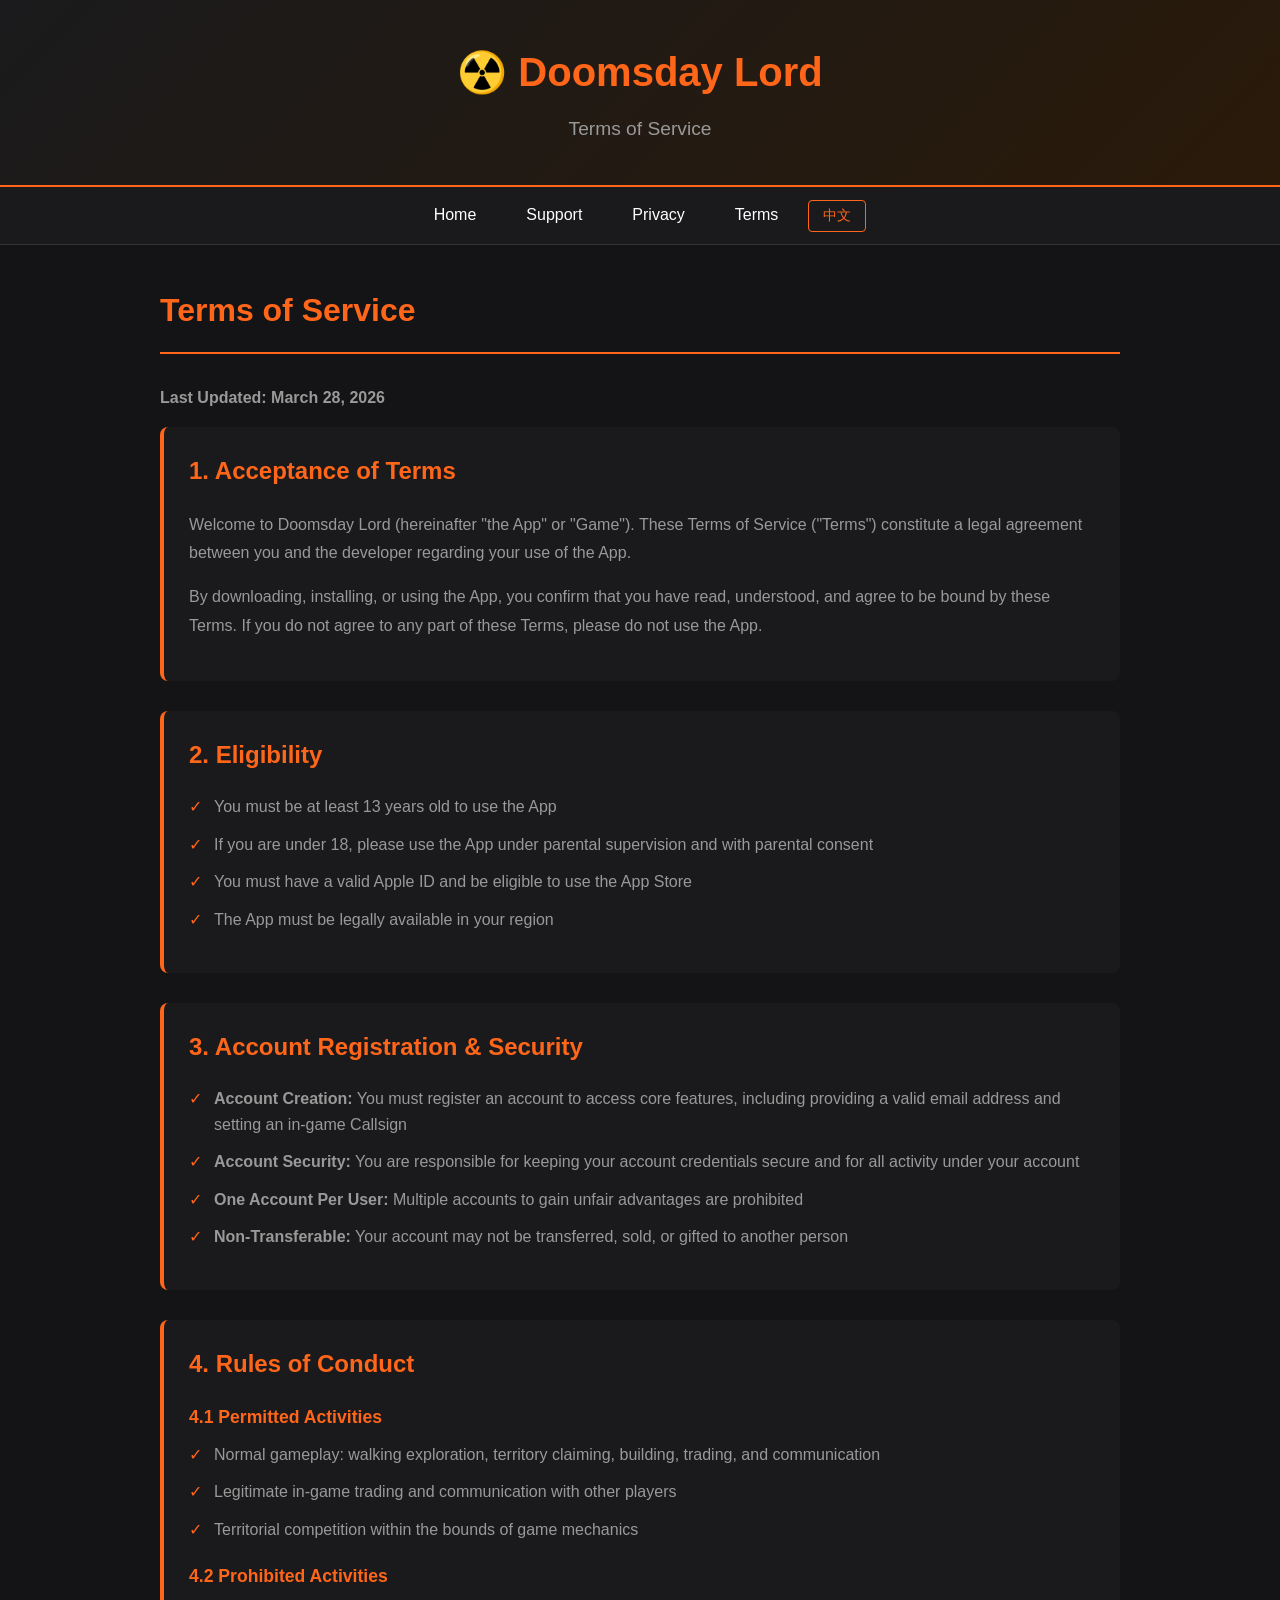
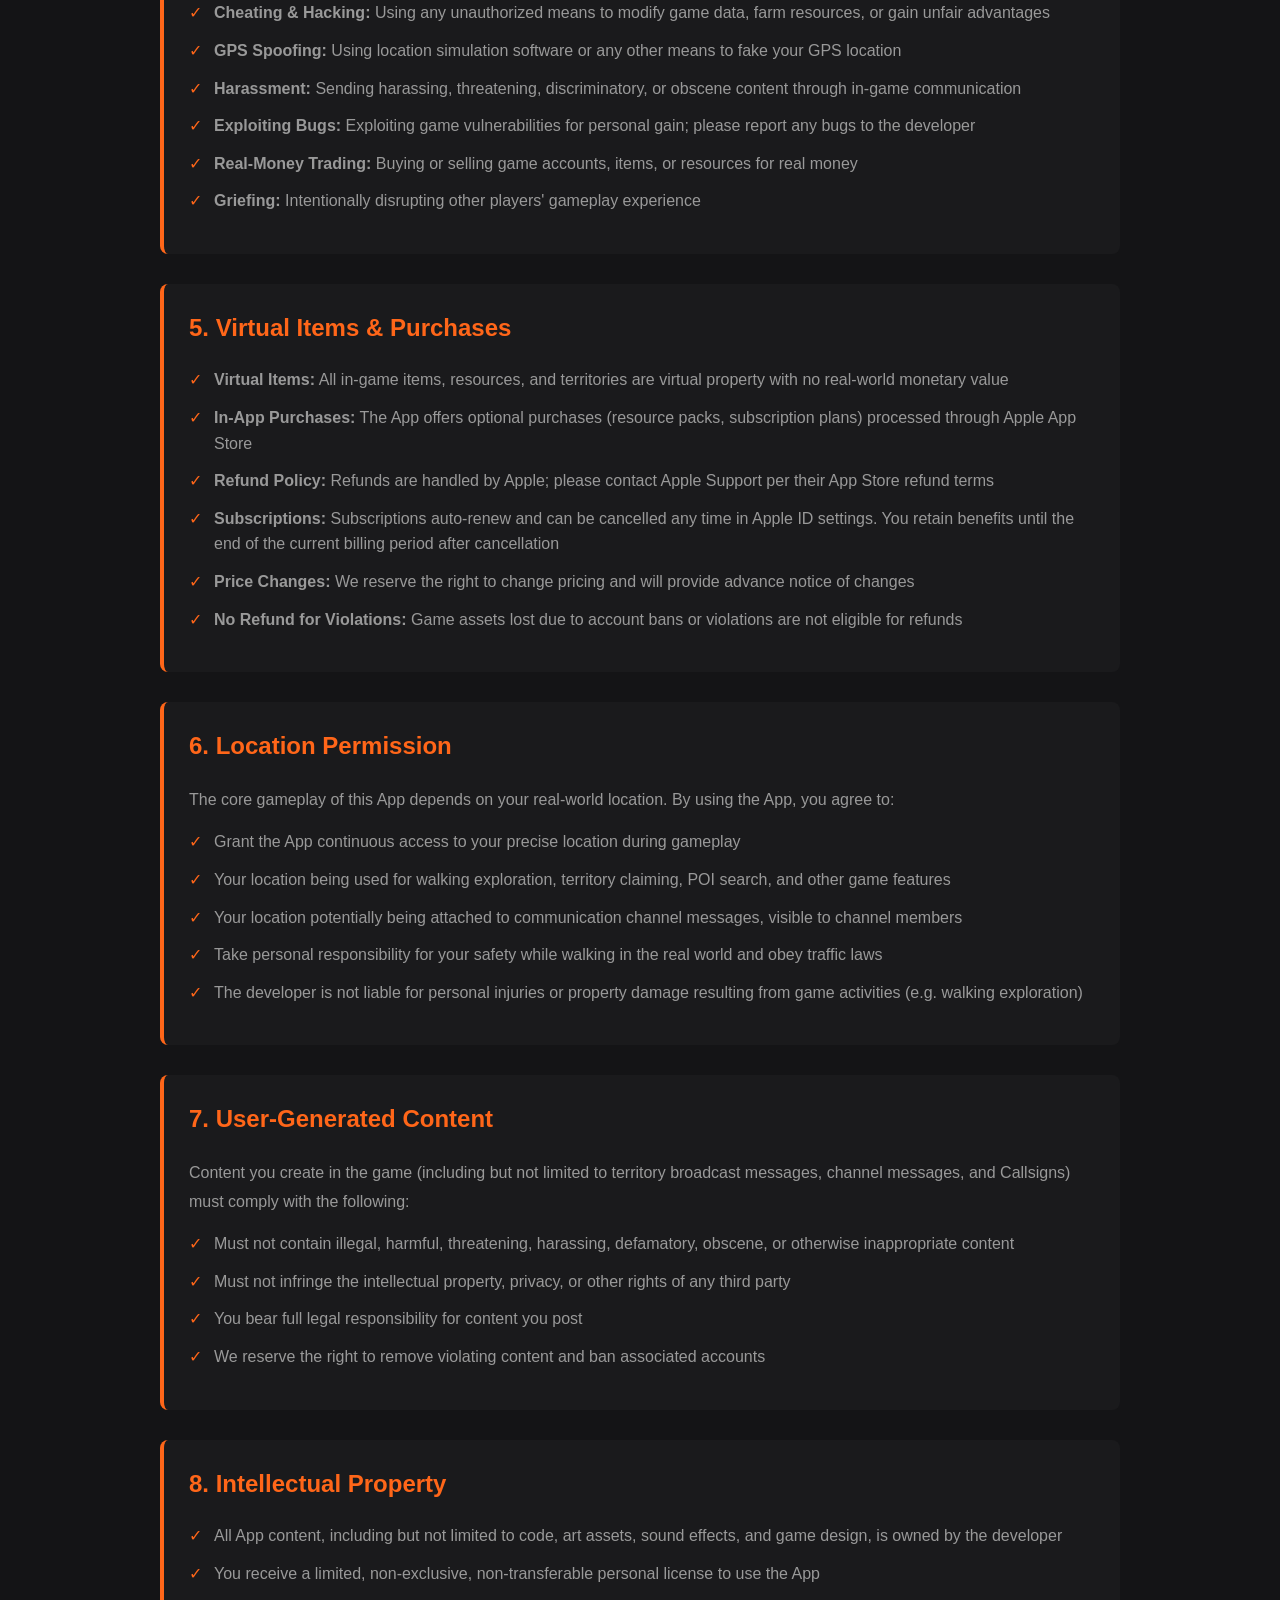
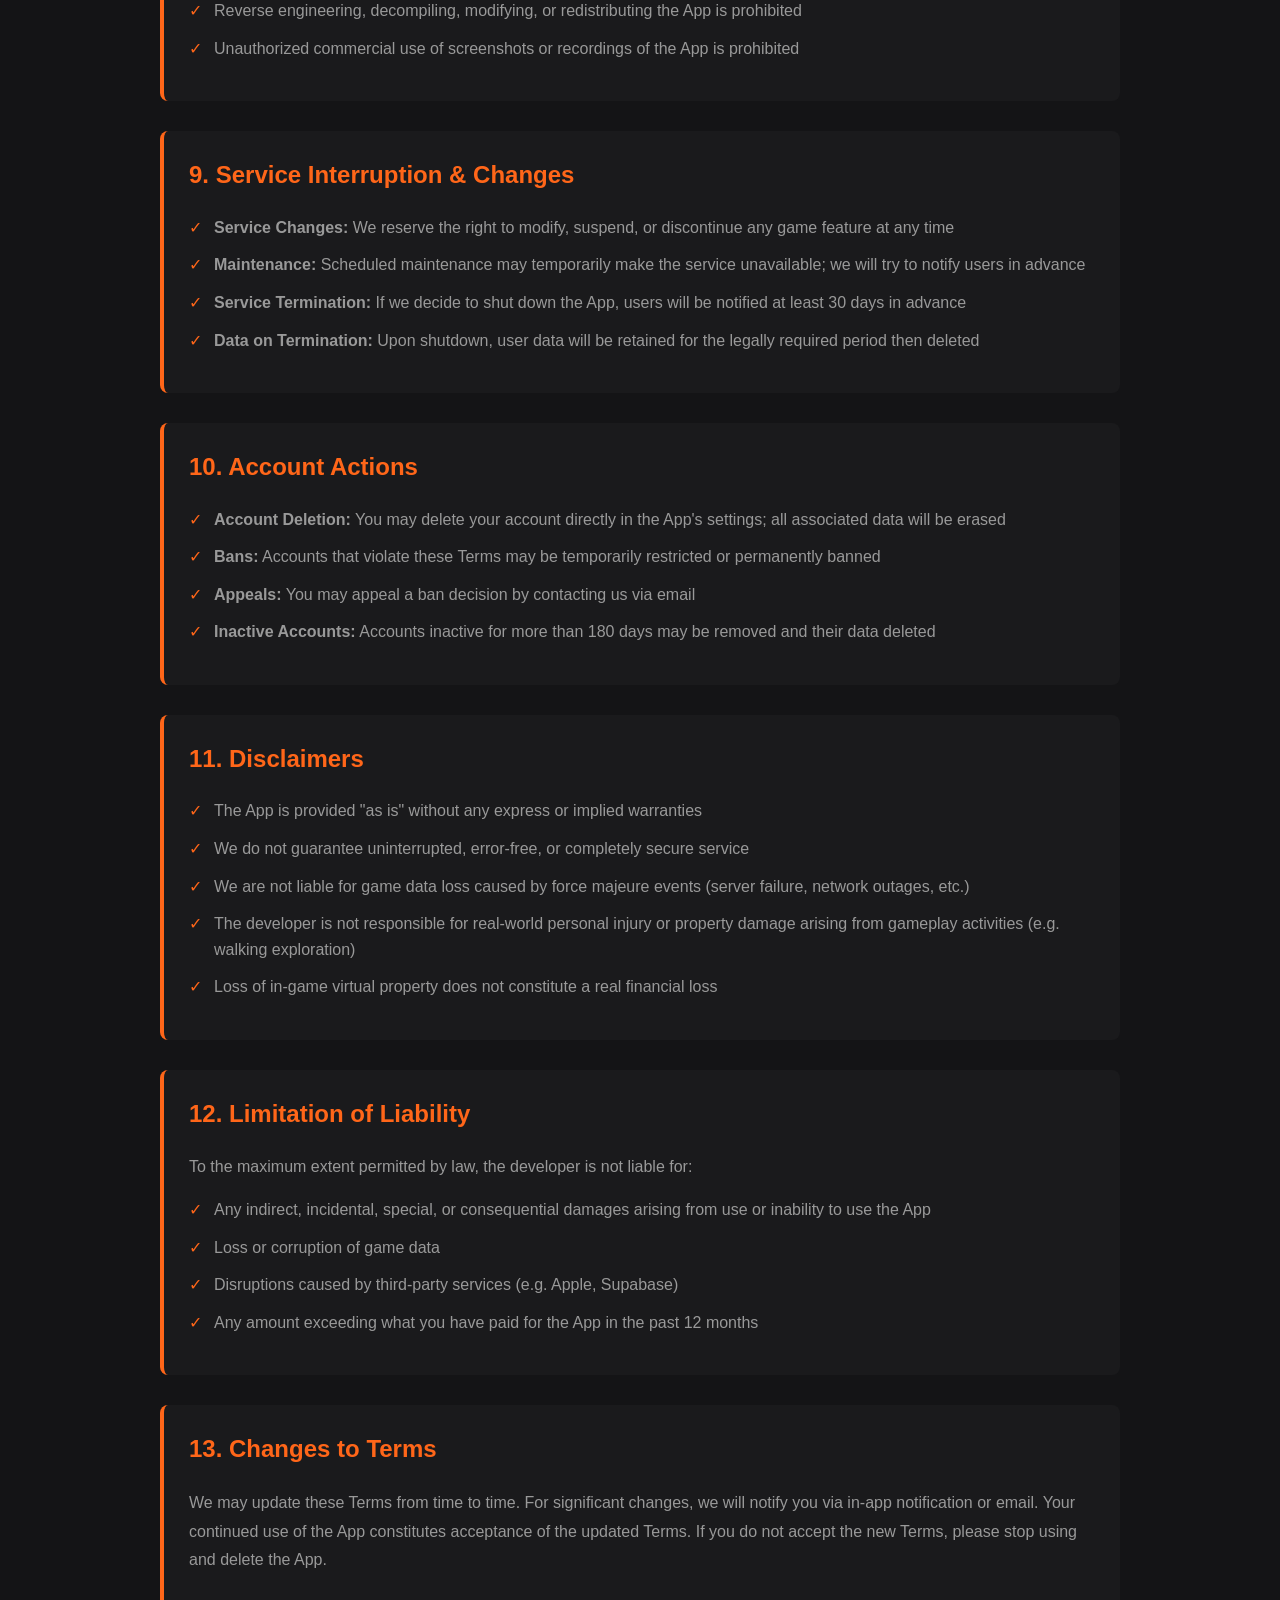
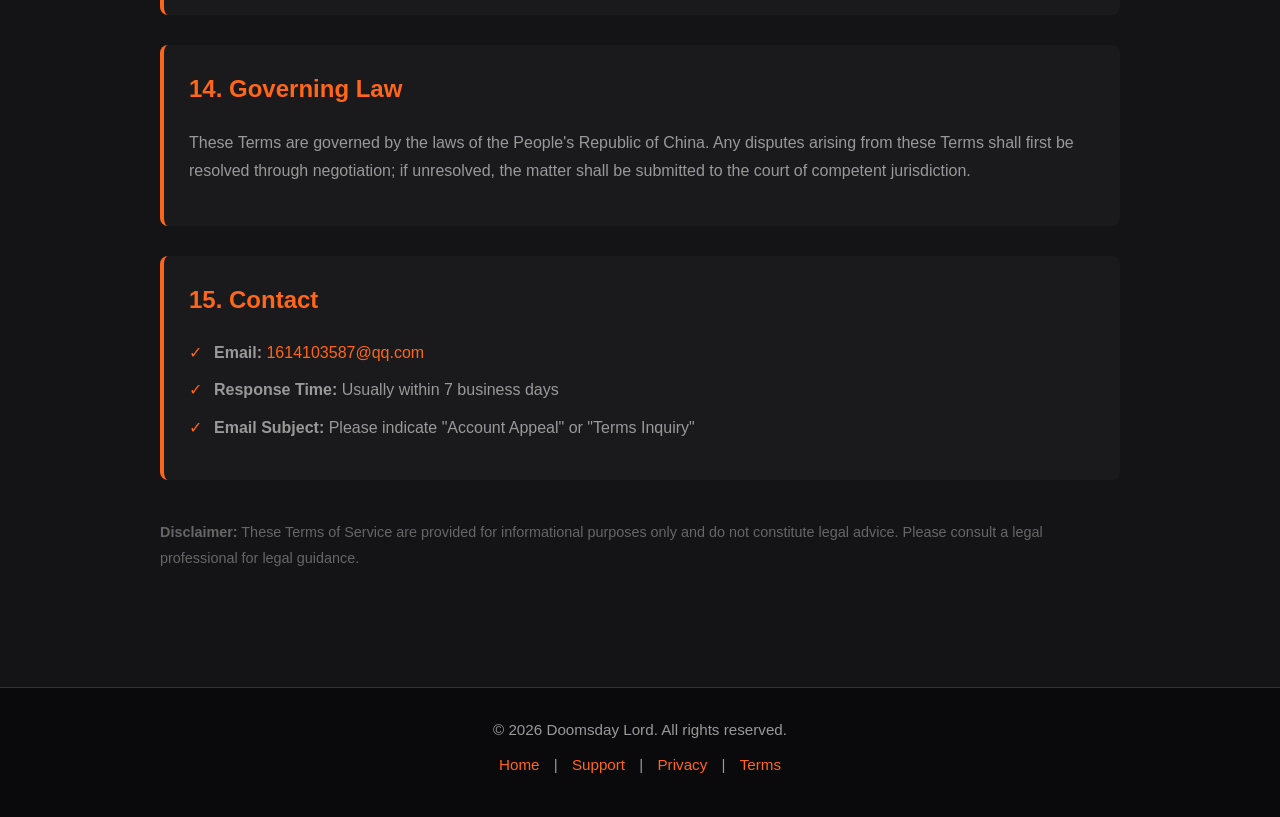
<file: terms.html>
<!DOCTYPE html>
<html lang="zh-Hans">
<head>
    <meta charset="UTF-8">
    <meta name="viewport" content="width=device-width, initial-scale=1.0">
    <title>用户协议 / Terms of Service - 末日之主</title>
    <link rel="stylesheet" href="styles.css">
    <script>
        (function() {
            var lang = localStorage.getItem('site-lang');
            if (!lang) {
                lang = (navigator.language || navigator.userLanguage || 'zh').startsWith('zh') ? 'zh' : 'en';
            }
            if (lang === 'en') document.documentElement.classList.add('show-en');
        })();
    </script>
</head>
<body>
    <header>
        <div class="container">
            <h1 class="lang-zh">☢️ 末日之主</h1><h1 class="lang-en">☢️ Doomsday Lord</h1>
            <p class="subtitle lang-zh">用户协议</p>
            <p class="subtitle lang-en">Terms of Service</p>
        </div>
    </header>

    <nav>
        <div class="container">
            <ul>
                <li><a href="index.html"><span class="lang-zh">首页</span><span class="lang-en">Home</span></a></li>
                <li><a href="support.html"><span class="lang-zh">技术支持</span><span class="lang-en">Support</span></a></li>
                <li><a href="privacy.html"><span class="lang-zh">隐私政策</span><span class="lang-en">Privacy</span></a></li>
                <li><a href="terms.html"><span class="lang-zh">用户协议</span><span class="lang-en">Terms</span></a></li>
                <li class="lang-switch">
                    <button class="lang-toggle" onclick="toggleLang()">
                        <span class="lang-zh">English</span>
                        <span class="lang-en">中文</span>
                    </button>
                </li>
            </ul>
        </div>
    </nav>

    <main>
        <div class="container">

            <!-- Chinese -->
            <div class="lang-zh">
                <h2>用户协议</h2>
                <p><strong>最后更新日期：2026年3月28日</strong></p>

                <section class="privacy-section">
                    <h3>1. 协议接受</h3>
                    <p>欢迎使用末日之主（以下简称"本应用"或"游戏"）。本用户协议（以下简称"本协议"）是您与本应用开发者之间关于使用本应用的法律协议。</p>
                    <p>通过下载、安装或使用本应用，您表示已阅读、理解并同意受本协议约束。如果您不同意本协议的任何条款，请勿使用本应用。</p>
                </section>

                <section class="privacy-section">
                    <h3>2. 使用资格</h3>
                    <ul>
                        <li>您必须年满 13 周岁方可使用本应用</li>
                        <li>若您未满 18 周岁，请在监护人的监督和同意下使用本应用</li>
                        <li>您必须拥有合法使用 Apple ID 和 App Store 的资格</li>
                        <li>本应用在您所在地区必须合法可用</li>
                    </ul>
                </section>

                <section class="privacy-section">
                    <h3>3. 账号注册与安全</h3>
                    <ul>
                        <li><strong>账号创建：</strong>您需要注册账号才能使用本应用的核心功能，包括提供有效的邮箱地址和设置游戏内呼号（Callsign）</li>
                        <li><strong>账号安全：</strong>您有责任保管好您的账号信息和密码，对账号下的一切活动负责</li>
                        <li><strong>账号唯一性：</strong>每位用户只能注册一个账号，禁止使用多账号获取不当利益</li>
                        <li><strong>账号转让：</strong>您的账号不可转让、出售或赠与他人</li>
                    </ul>
                </section>

                <section class="privacy-section">
                    <h3>4. 游戏规则与行为准则</h3>

                    <h4>4.1 允许的行为</h4>
                    <ul>
                        <li>正常游戏：步行探索、圈地、建造、交易、通讯等核心玩法</li>
                        <li>与其他玩家进行合法的游戏内交易和通讯</li>
                        <li>在游戏机制允许的范围内进行领地竞争</li>
                    </ul>

                    <h4>4.2 禁止的行为</h4>
                    <ul>
                        <li><strong>作弊与外挂：</strong>使用任何非法手段修改游戏数据、刷取资源或获得不当优势</li>
                        <li><strong>虚假定位：</strong>使用 GPS 模拟软件或其他手段伪造位置信息</li>
                        <li><strong>骚扰他人：</strong>通过游戏内通讯功能发送骚扰、威胁、歧视性或淫秽内容</li>
                        <li><strong>滥用系统：</strong>利用游戏漏洞获取不当利益，发现漏洞应及时向开发者报告</li>
                        <li><strong>商业行为：</strong>以真实货币买卖游戏账号、道具或资源</li>
                        <li><strong>恶意破坏：</strong>通过任何手段干扰其他玩家的正常游戏体验</li>
                    </ul>
                </section>

                <section class="privacy-section">
                    <h3>5. 虚拟物品与内购</h3>
                    <ul>
                        <li><strong>虚拟物品：</strong>游戏内所有虚拟物品、资源、领地等均为虚拟财产，不具有真实货币价值</li>
                        <li><strong>内购：</strong>本应用提供可选的内购项目（物资包、订阅服务），所有购买通过 Apple App Store 处理</li>
                        <li><strong>退款政策：</strong>内购退款请联系 Apple 客服，具体退款政策遵循 Apple App Store 退款条款</li>
                        <li><strong>订阅：</strong>订阅服务将自动续费，可在 Apple ID 设置中随时取消。取消后，当前订阅期结束前仍可使用订阅权益</li>
                        <li><strong>价格变动：</strong>我们保留调整内购价格的权利，价格变动将提前通知</li>
                        <li><strong>无退还义务：</strong>因账号封禁、违规导致的游戏资产损失，我们不承担退还义务</li>
                    </ul>
                </section>

                <section class="privacy-section">
                    <h3>6. 位置权限</h3>
                    <p>本应用的核心玩法依赖于您的真实地理位置。使用本应用即表示您同意：</p>
                    <ul>
                        <li>授权应用在游戏过程中持续访问您的精确位置</li>
                        <li>您的位置数据将用于步行探索、圈地、POI 搜索等游戏功能</li>
                        <li>位置数据可能附加于通讯频道消息中，对频道成员可见</li>
                        <li>您在真实世界中行走时应注意自身安全，遵守交通规则</li>
                        <li>开发者不对因游戏行为（如步行探索）引发的人身安全事故承担责任</li>
                    </ul>
                </section>

                <section class="privacy-section">
                    <h3>7. 用户生成内容</h3>
                    <p>您在游戏内创建的内容（包括但不限于领地广播消息、通讯频道消息、呼号）须遵守以下规定：</p>
                    <ul>
                        <li>不得包含违法、有害、威胁、骚扰、诽谤、色情或其他不当内容</li>
                        <li>不得侵犯他人知识产权、隐私权或其他合法权益</li>
                        <li>您对所发布内容承担全部法律责任</li>
                        <li>我们保留删除违规内容和封禁相关账号的权利</li>
                    </ul>
                </section>

                <section class="privacy-section">
                    <h3>8. 知识产权</h3>
                    <ul>
                        <li>本应用的所有内容，包括但不限于代码、美术资源、音效、游戏设计，均归开发者所有</li>
                        <li>您获得的是有限的、非独家的、不可转让的个人使用许可</li>
                        <li>禁止对本应用进行逆向工程、反编译、修改或二次分发</li>
                        <li>禁止未经授权对本应用进行截图或录制用于商业目的</li>
                    </ul>
                </section>

                <section class="privacy-section">
                    <h3>9. 服务中断与变更</h3>
                    <ul>
                        <li><strong>服务变更：</strong>我们保留随时修改、暂停或终止游戏功能的权利</li>
                        <li><strong>维护停机：</strong>定期维护可能导致服务暂时不可用，我们将尽量提前通知</li>
                        <li><strong>服务终止：</strong>若决定停止运营本应用，我们将提前 30 天通知用户</li>
                        <li><strong>数据迁移：</strong>服务终止时，用户数据将在法定期限内保留后删除</li>
                    </ul>
                </section>

                <section class="privacy-section">
                    <h3>10. 账号处理</h3>
                    <ul>
                        <li><strong>账号删除：</strong>您可在应用内设置页直接删除账号，账号删除后相关数据将被清除</li>
                        <li><strong>违规封禁：</strong>违反本协议的账号可能被临时限制或永久封禁</li>
                        <li><strong>申诉机制：</strong>对封禁决定有异议可通过邮件向我们申诉</li>
                        <li><strong>长期不活跃：</strong>超过 180 天未登录的账号可能被清理，数据将被删除</li>
                    </ul>
                </section>

                <section class="privacy-section">
                    <h3>11. 免责声明</h3>
                    <ul>
                        <li>本应用按"现状"提供，不提供任何明示或暗示的保证</li>
                        <li>我们不保证服务不中断、无错误或完全安全</li>
                        <li>因不可抗力（服务器故障、网络中断等）导致的游戏数据丢失，我们不承担赔偿责任</li>
                        <li>玩家在现实中因游戏活动（步行探索等）造成的人身或财产损失，开发者不承担责任</li>
                        <li>游戏内虚拟财产损失不构成真实财产损失</li>
                    </ul>
                </section>

                <section class="privacy-section">
                    <h3>12. 责任限制</h3>
                    <p>在法律允许的最大范围内，开发者对以下情况不承担责任：</p>
                    <ul>
                        <li>因使用或无法使用本应用造成的任何间接、偶然、特殊或后果性损害</li>
                        <li>游戏数据丢失或损坏</li>
                        <li>第三方服务（如 Apple、Supabase）中断造成的影响</li>
                        <li>超出您在过去 12 个月内为本应用支付金额的赔偿责任</li>
                    </ul>
                </section>

                <section class="privacy-section">
                    <h3>13. 协议修改</h3>
                    <p>我们可能不时更新本用户协议。重大变更时，我们将通过应用内通知或邮件告知您。您继续使用本应用即表示接受更新后的协议。如不接受新协议，请停止使用并删除本应用。</p>
                </section>

                <section class="privacy-section">
                    <h3>14. 适用法律</h3>
                    <p>本协议受中华人民共和国法律管辖。因本协议产生的争议，双方应首先协商解决；协商不成的，提交有管辖权的人民法院诉讼解决。</p>
                </section>

                <section class="privacy-section">
                    <h3>15. 联系我们</h3>
                    <ul>
                        <li><strong>邮箱：</strong><a href="mailto:1614103587@qq.com">1614103587@qq.com</a></li>
                        <li><strong>回复时间：</strong>通常在 7 个工作日内回复</li>
                        <li><strong>申诉邮件主题：</strong>请注明"账号申诉"或"协议咨询"</li>
                    </ul>
                </section>

                <p style="margin-top: 40px; font-size: 0.9em; color: #666;">
                    <strong>免责声明：</strong>本用户协议仅供参考，不构成法律建议。如需法律咨询，请咨询您的法律顾问。
                </p>
            </div>

            <!-- English -->
            <div class="lang-en">
                <h2>Terms of Service</h2>
                <p><strong>Last Updated: March 28, 2026</strong></p>

                <section class="privacy-section">
                    <h3>1. Acceptance of Terms</h3>
                    <p>Welcome to Doomsday Lord (hereinafter "the App" or "Game"). These Terms of Service ("Terms") constitute a legal agreement between you and the developer regarding your use of the App.</p>
                    <p>By downloading, installing, or using the App, you confirm that you have read, understood, and agree to be bound by these Terms. If you do not agree to any part of these Terms, please do not use the App.</p>
                </section>

                <section class="privacy-section">
                    <h3>2. Eligibility</h3>
                    <ul>
                        <li>You must be at least 13 years old to use the App</li>
                        <li>If you are under 18, please use the App under parental supervision and with parental consent</li>
                        <li>You must have a valid Apple ID and be eligible to use the App Store</li>
                        <li>The App must be legally available in your region</li>
                    </ul>
                </section>

                <section class="privacy-section">
                    <h3>3. Account Registration &amp; Security</h3>
                    <ul>
                        <li><strong>Account Creation:</strong> You must register an account to access core features, including providing a valid email address and setting an in-game Callsign</li>
                        <li><strong>Account Security:</strong> You are responsible for keeping your account credentials secure and for all activity under your account</li>
                        <li><strong>One Account Per User:</strong> Multiple accounts to gain unfair advantages are prohibited</li>
                        <li><strong>Non-Transferable:</strong> Your account may not be transferred, sold, or gifted to another person</li>
                    </ul>
                </section>

                <section class="privacy-section">
                    <h3>4. Rules of Conduct</h3>

                    <h4>4.1 Permitted Activities</h4>
                    <ul>
                        <li>Normal gameplay: walking exploration, territory claiming, building, trading, and communication</li>
                        <li>Legitimate in-game trading and communication with other players</li>
                        <li>Territorial competition within the bounds of game mechanics</li>
                    </ul>

                    <h4>4.2 Prohibited Activities</h4>
                    <ul>
                        <li><strong>Cheating &amp; Hacking:</strong> Using any unauthorized means to modify game data, farm resources, or gain unfair advantages</li>
                        <li><strong>GPS Spoofing:</strong> Using location simulation software or any other means to fake your GPS location</li>
                        <li><strong>Harassment:</strong> Sending harassing, threatening, discriminatory, or obscene content through in-game communication</li>
                        <li><strong>Exploiting Bugs:</strong> Exploiting game vulnerabilities for personal gain; please report any bugs to the developer</li>
                        <li><strong>Real-Money Trading:</strong> Buying or selling game accounts, items, or resources for real money</li>
                        <li><strong>Griefing:</strong> Intentionally disrupting other players' gameplay experience</li>
                    </ul>
                </section>

                <section class="privacy-section">
                    <h3>5. Virtual Items &amp; Purchases</h3>
                    <ul>
                        <li><strong>Virtual Items:</strong> All in-game items, resources, and territories are virtual property with no real-world monetary value</li>
                        <li><strong>In-App Purchases:</strong> The App offers optional purchases (resource packs, subscription plans) processed through Apple App Store</li>
                        <li><strong>Refund Policy:</strong> Refunds are handled by Apple; please contact Apple Support per their App Store refund terms</li>
                        <li><strong>Subscriptions:</strong> Subscriptions auto-renew and can be cancelled any time in Apple ID settings. You retain benefits until the end of the current billing period after cancellation</li>
                        <li><strong>Price Changes:</strong> We reserve the right to change pricing and will provide advance notice of changes</li>
                        <li><strong>No Refund for Violations:</strong> Game assets lost due to account bans or violations are not eligible for refunds</li>
                    </ul>
                </section>

                <section class="privacy-section">
                    <h3>6. Location Permission</h3>
                    <p>The core gameplay of this App depends on your real-world location. By using the App, you agree to:</p>
                    <ul>
                        <li>Grant the App continuous access to your precise location during gameplay</li>
                        <li>Your location being used for walking exploration, territory claiming, POI search, and other game features</li>
                        <li>Your location potentially being attached to communication channel messages, visible to channel members</li>
                        <li>Take personal responsibility for your safety while walking in the real world and obey traffic laws</li>
                        <li>The developer is not liable for personal injuries or property damage resulting from game activities (e.g. walking exploration)</li>
                    </ul>
                </section>

                <section class="privacy-section">
                    <h3>7. User-Generated Content</h3>
                    <p>Content you create in the game (including but not limited to territory broadcast messages, channel messages, and Callsigns) must comply with the following:</p>
                    <ul>
                        <li>Must not contain illegal, harmful, threatening, harassing, defamatory, obscene, or otherwise inappropriate content</li>
                        <li>Must not infringe the intellectual property, privacy, or other rights of any third party</li>
                        <li>You bear full legal responsibility for content you post</li>
                        <li>We reserve the right to remove violating content and ban associated accounts</li>
                    </ul>
                </section>

                <section class="privacy-section">
                    <h3>8. Intellectual Property</h3>
                    <ul>
                        <li>All App content, including but not limited to code, art assets, sound effects, and game design, is owned by the developer</li>
                        <li>You receive a limited, non-exclusive, non-transferable personal license to use the App</li>
                        <li>Reverse engineering, decompiling, modifying, or redistributing the App is prohibited</li>
                        <li>Unauthorized commercial use of screenshots or recordings of the App is prohibited</li>
                    </ul>
                </section>

                <section class="privacy-section">
                    <h3>9. Service Interruption &amp; Changes</h3>
                    <ul>
                        <li><strong>Service Changes:</strong> We reserve the right to modify, suspend, or discontinue any game feature at any time</li>
                        <li><strong>Maintenance:</strong> Scheduled maintenance may temporarily make the service unavailable; we will try to notify users in advance</li>
                        <li><strong>Service Termination:</strong> If we decide to shut down the App, users will be notified at least 30 days in advance</li>
                        <li><strong>Data on Termination:</strong> Upon shutdown, user data will be retained for the legally required period then deleted</li>
                    </ul>
                </section>

                <section class="privacy-section">
                    <h3>10. Account Actions</h3>
                    <ul>
                        <li><strong>Account Deletion:</strong> You may delete your account directly in the App's settings; all associated data will be erased</li>
                        <li><strong>Bans:</strong> Accounts that violate these Terms may be temporarily restricted or permanently banned</li>
                        <li><strong>Appeals:</strong> You may appeal a ban decision by contacting us via email</li>
                        <li><strong>Inactive Accounts:</strong> Accounts inactive for more than 180 days may be removed and their data deleted</li>
                    </ul>
                </section>

                <section class="privacy-section">
                    <h3>11. Disclaimers</h3>
                    <ul>
                        <li>The App is provided "as is" without any express or implied warranties</li>
                        <li>We do not guarantee uninterrupted, error-free, or completely secure service</li>
                        <li>We are not liable for game data loss caused by force majeure events (server failure, network outages, etc.)</li>
                        <li>The developer is not responsible for real-world personal injury or property damage arising from gameplay activities (e.g. walking exploration)</li>
                        <li>Loss of in-game virtual property does not constitute a real financial loss</li>
                    </ul>
                </section>

                <section class="privacy-section">
                    <h3>12. Limitation of Liability</h3>
                    <p>To the maximum extent permitted by law, the developer is not liable for:</p>
                    <ul>
                        <li>Any indirect, incidental, special, or consequential damages arising from use or inability to use the App</li>
                        <li>Loss or corruption of game data</li>
                        <li>Disruptions caused by third-party services (e.g. Apple, Supabase)</li>
                        <li>Any amount exceeding what you have paid for the App in the past 12 months</li>
                    </ul>
                </section>

                <section class="privacy-section">
                    <h3>13. Changes to Terms</h3>
                    <p>We may update these Terms from time to time. For significant changes, we will notify you via in-app notification or email. Your continued use of the App constitutes acceptance of the updated Terms. If you do not accept the new Terms, please stop using and delete the App.</p>
                </section>

                <section class="privacy-section">
                    <h3>14. Governing Law</h3>
                    <p>These Terms are governed by the laws of the People's Republic of China. Any disputes arising from these Terms shall first be resolved through negotiation; if unresolved, the matter shall be submitted to the court of competent jurisdiction.</p>
                </section>

                <section class="privacy-section">
                    <h3>15. Contact</h3>
                    <ul>
                        <li><strong>Email:</strong> <a href="mailto:1614103587@qq.com">1614103587@qq.com</a></li>
                        <li><strong>Response Time:</strong> Usually within 7 business days</li>
                        <li><strong>Email Subject:</strong> Please indicate "Account Appeal" or "Terms Inquiry"</li>
                    </ul>
                </section>

                <p style="margin-top: 40px; font-size: 0.9em; color: #666;">
                    <strong>Disclaimer:</strong> These Terms of Service are provided for informational purposes only and do not constitute legal advice. Please consult a legal professional for legal guidance.
                </p>
            </div>

        </div>
    </main>

    <footer>
        <div class="container">
            <p class="lang-zh">&copy; 2026 末日之主. 版权所有。</p>
            <p class="lang-en">&copy; 2026 Doomsday Lord. All rights reserved.</p>
            <p>
                <a href="index.html"><span class="lang-zh">首页</span><span class="lang-en">Home</span></a> |
                <a href="support.html"><span class="lang-zh">技术支持</span><span class="lang-en">Support</span></a> |
                <a href="privacy.html"><span class="lang-zh">隐私政策</span><span class="lang-en">Privacy</span></a> |
                <a href="terms.html"><span class="lang-zh">用户协议</span><span class="lang-en">Terms</span></a>
            </p>
        </div>
    </footer>

    <script>
        function toggleLang() {
            var html = document.documentElement;
            var isEn = html.classList.contains('show-en');
            if (isEn) {
                html.classList.remove('show-en');
                localStorage.setItem('site-lang', 'zh');
            } else {
                html.classList.add('show-en');
                localStorage.setItem('site-lang', 'en');
            }
        }
    </script>
</body>
</html>
</file>
<file: styles.css>
* {
    margin: 0;
    padding: 0;
    box-sizing: border-box;
}

:root {
    --primary-color: #FF6619;
    --bg-color: #141416;
    --text-primary: #ffffff;
    --text-secondary: #999999;
    --border-color: #333333;
    --success-color: #4CAF50;
}

body {
    font-family: -apple-system, BlinkMacSystemFont, "Segoe UI", Roboto, "Helvetica Neue", Arial, sans-serif;
    background-color: var(--bg-color);
    color: var(--text-primary);
    line-height: 1.6;
}

.container {
    max-width: 1000px;
    margin: 0 auto;
    padding: 0 20px;
}

/* Language Toggle */
.lang-en { display: none; }
html.show-en .lang-en { display: revert; }
html.show-en .lang-zh { display: none; }

.lang-toggle {
    display: inline-block;
    padding: 6px 14px;
    background: transparent;
    border: 1px solid var(--primary-color);
    color: var(--primary-color);
    border-radius: 4px;
    cursor: pointer;
    font-size: 0.85em;
    font-family: inherit;
    transition: all 0.2s ease;
    white-space: nowrap;
}

.lang-toggle:hover {
    background: var(--primary-color);
    color: #fff;
}

nav .lang-switch {
    display: flex;
    align-items: center;
    padding: 8px 0;
}

/* Header */
header {
    background: linear-gradient(135deg, #1a1a1c 0%, #2a1a0a 100%);
    padding: 40px 0;
    border-bottom: 2px solid var(--primary-color);
    text-align: center;
}

header h1 {
    font-size: 2.5em;
    margin-bottom: 10px;
    color: var(--primary-color);
}

header .subtitle {
    font-size: 1.2em;
    color: var(--text-secondary);
}

/* Navigation */
nav {
    background-color: #1a1a1c;
    padding: 0;
    border-bottom: 1px solid var(--border-color);
    position: sticky;
    top: 0;
    z-index: 100;
}

nav ul {
    list-style: none;
    display: flex;
    justify-content: center;
    align-items: center;
    gap: 10px;
    flex-wrap: wrap;
    padding: 0 10px;
}

nav a {
    display: block;
    padding: 15px 20px;
    color: var(--text-primary);
    text-decoration: none;
    transition: all 0.3s ease;
    border-bottom: 2px solid transparent;
}

nav a:hover {
    color: var(--primary-color);
    border-bottom-color: var(--primary-color);
}

/* Main Content */
main {
    padding: 40px 0;
    min-height: 60vh;
}

main h2 {
    font-size: 2em;
    margin-bottom: 30px;
    color: var(--primary-color);
    border-bottom: 2px solid var(--primary-color);
    padding-bottom: 15px;
}

main h3 {
    font-size: 1.5em;
    margin: 30px 0 20px 0;
    color: var(--primary-color);
}

main h4 {
    font-size: 1.1em;
    margin: 20px 0 10px 0;
    color: var(--text-primary);
}

main p {
    margin-bottom: 15px;
    color: var(--text-secondary);
    line-height: 1.8;
}

main ul, main ol {
    margin-left: 30px;
    margin-bottom: 15px;
}

main li {
    margin-bottom: 10px;
    color: var(--text-secondary);
}

main a {
    color: var(--primary-color);
    text-decoration: none;
    transition: all 0.3s ease;
}

main a:hover {
    text-decoration: underline;
}

/* Hero Section */
.hero {
    background: linear-gradient(135deg, #1a1a1c 0%, #2a1a0a 100%);
    padding: 40px;
    border-radius: 8px;
    border-left: 4px solid var(--primary-color);
    margin-bottom: 40px;
}

.hero h2 {
    border: none;
    margin-bottom: 15px;
    padding-bottom: 0;
}

.hero p {
    color: var(--text-primary);
    font-size: 1.1em;
}

/* Features Grid */
.feature-grid {
    display: grid;
    grid-template-columns: repeat(auto-fit, minmax(250px, 1fr));
    gap: 20px;
    margin: 20px 0;
}

.feature-card {
    background-color: #1a1a1c;
    padding: 25px;
    border-radius: 8px;
    border-left: 4px solid var(--primary-color);
    transition: all 0.3s ease;
}

.feature-card:hover {
    transform: translateY(-5px);
    box-shadow: 0 10px 30px rgba(255, 102, 25, 0.2);
}

.feature-card h3 {
    margin-top: 0;
    margin-bottom: 15px;
}

.feature-card p {
    margin: 0;
}

/* Info Section */
.info {
    background-color: #1a1a1c;
    padding: 25px;
    border-radius: 8px;
    border-left: 4px solid var(--primary-color);
    margin-top: 40px;
}

.info ul {
    list-style: none;
    margin-left: 0;
}

.info li {
    margin-bottom: 15px;
}

.info strong {
    color: var(--primary-color);
}

/* Support Section */
.support-section {
    background-color: #1a1a1c;
    padding: 25px;
    border-radius: 8px;
    border-left: 4px solid var(--primary-color);
    margin-bottom: 30px;
}

.support-section ul {
    list-style: none;
    margin-left: 0;
}

.support-section li {
    margin-bottom: 12px;
    margin-left: 0;
    padding-left: 25px;
    position: relative;
}

.support-section li:before {
    content: "→";
    position: absolute;
    left: 0;
    color: var(--primary-color);
}

.faq-item {
    background-color: #0a0a0c;
    padding: 20px;
    border-radius: 6px;
    margin-bottom: 20px;
    border-left: 3px solid var(--primary-color);
}

.faq-item h4 {
    color: var(--primary-color);
    margin-top: 0;
    margin-bottom: 15px;
}

.faq-item p {
    margin-bottom: 10px;
}

.faq-item ol, .faq-item ul {
    margin-left: 20px;
}

/* Privacy Section */
.privacy-section {
    background-color: #1a1a1c;
    padding: 25px;
    border-radius: 8px;
    border-left: 4px solid var(--primary-color);
    margin-bottom: 30px;
}

.privacy-section h3 {
    margin-top: 0;
}

.privacy-section h4 {
    color: var(--primary-color);
    margin-top: 20px;
}

.privacy-section ul {
    list-style: none;
    margin-left: 0;
}

.privacy-section li {
    margin-bottom: 12px;
    margin-left: 0;
    padding-left: 25px;
    position: relative;
}

.privacy-section li:before {
    content: "✓";
    position: absolute;
    left: 0;
    color: var(--primary-color);
}

/* Footer */
footer {
    background-color: #0a0a0c;
    padding: 30px 0;
    text-align: center;
    border-top: 1px solid var(--border-color);
    margin-top: 60px;
    color: var(--text-secondary);
}

footer p {
    margin-bottom: 10px;
    font-size: 0.95em;
}

footer a {
    color: var(--primary-color);
    text-decoration: none;
    margin: 0 10px;
}

footer a:hover {
    text-decoration: underline;
}

/* Responsive */
@media (max-width: 768px) {
    header h1 {
        font-size: 1.8em;
    }

    nav ul {
        flex-wrap: wrap;
        gap: 0;
        justify-content: flex-start;
        padding: 0 5px;
    }

    nav a {
        padding: 10px 12px;
        font-size: 0.9em;
    }

    nav .lang-switch {
        padding: 8px 12px;
    }

    main h2 {
        font-size: 1.6em;
    }

    main h3 {
        font-size: 1.2em;
    }

    .feature-grid {
        grid-template-columns: 1fr;
    }

    .container {
        padding: 0 15px;
    }

    main {
        padding: 20px 0;
    }
}

@media (max-width: 480px) {
    header {
        padding: 25px 0;
    }

    header h1 {
        font-size: 1.5em;
    }

    header .subtitle {
        font-size: 1em;
    }

    nav a {
        padding: 8px 10px;
        font-size: 0.88em;
    }

    main h2 {
        font-size: 1.3em;
    }

    main h3 {
        font-size: 1.1em;
    }
}

/* Print Styles */
@media print {
    nav { display: none; }
    footer { display: none; }
}
</file>
